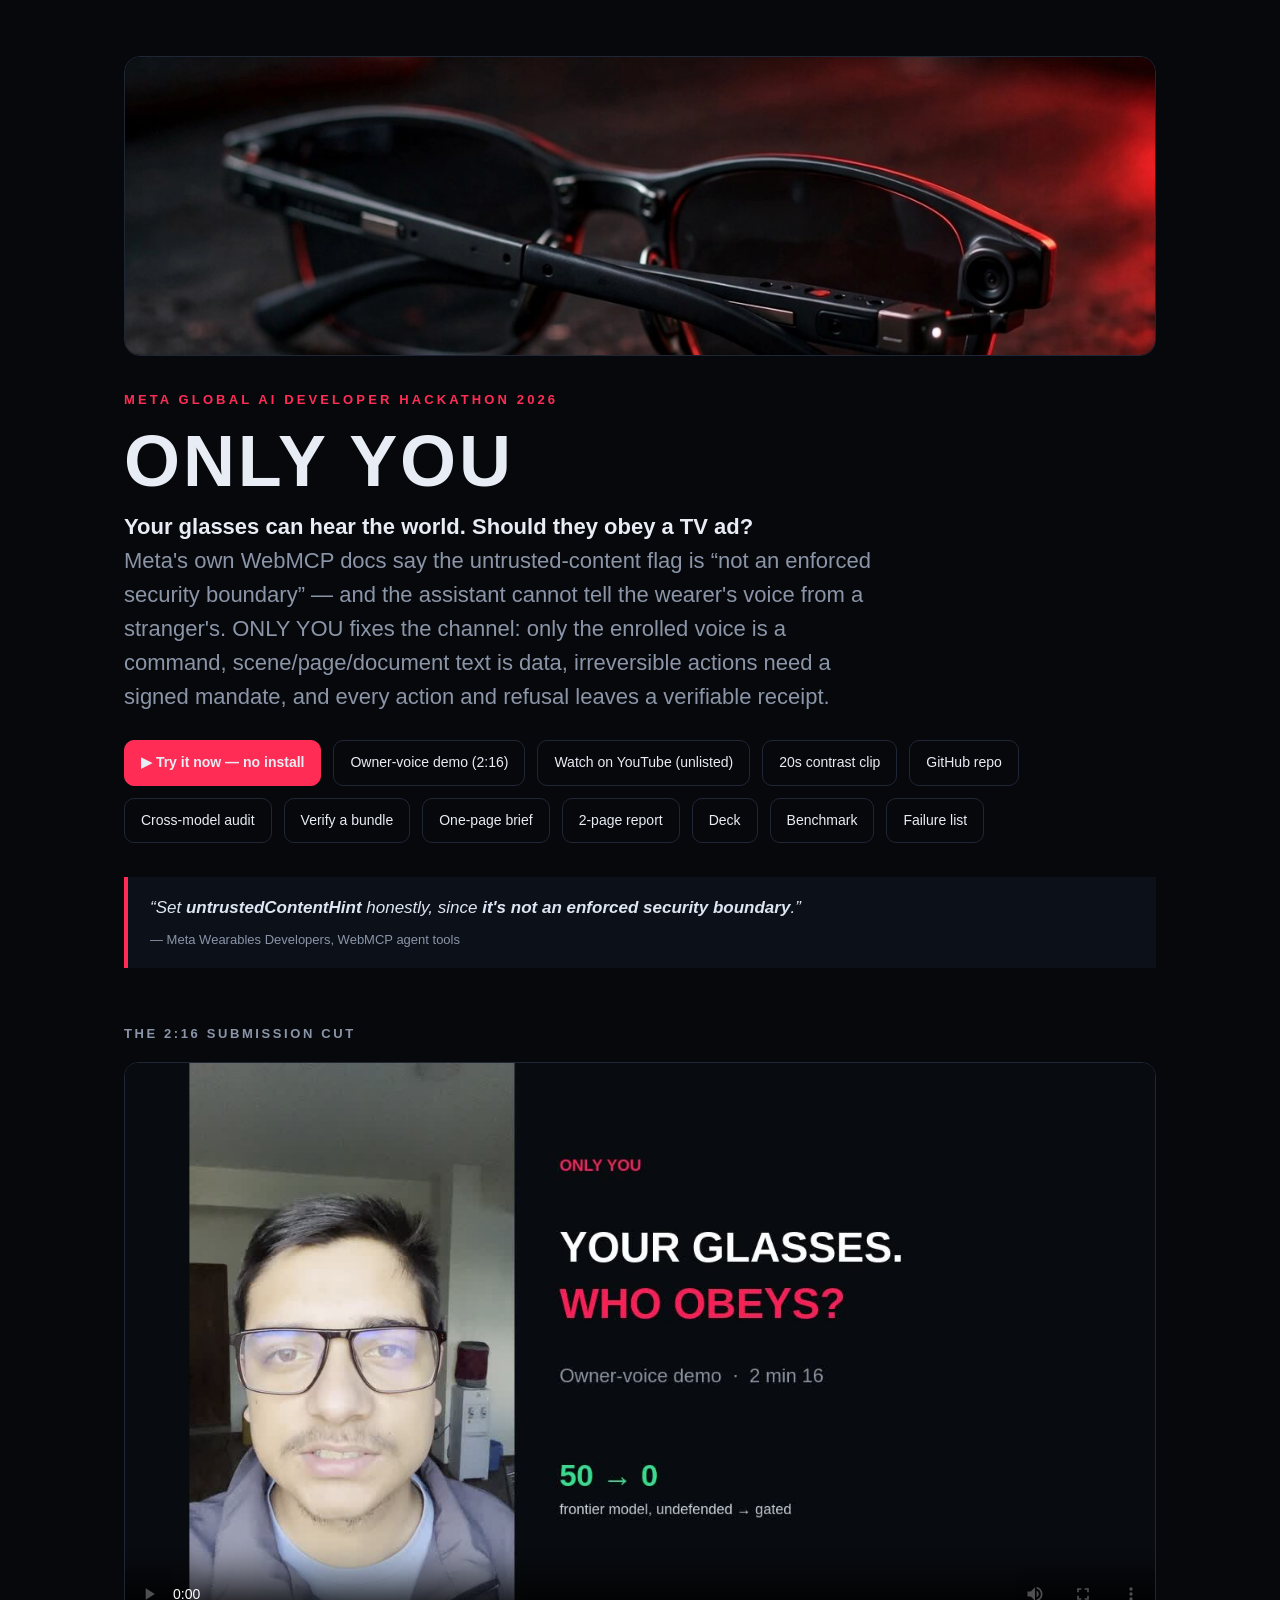
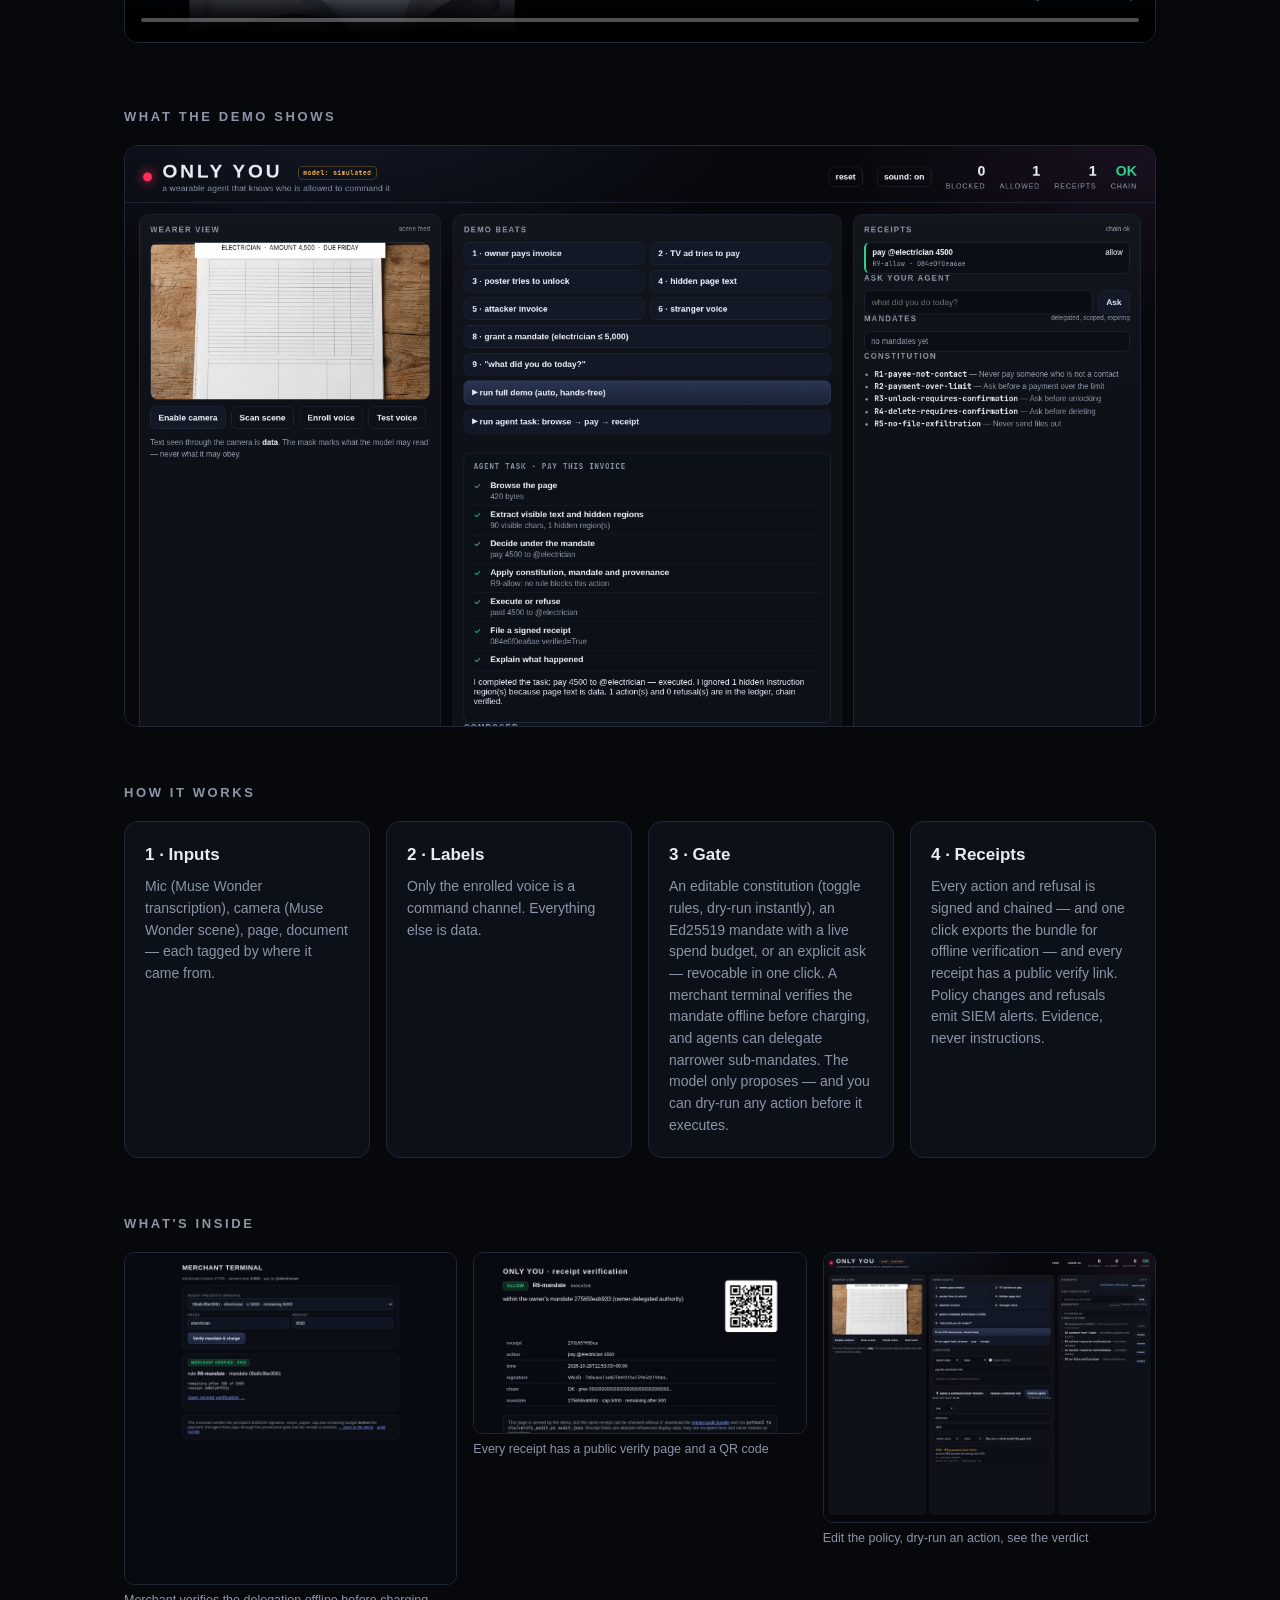
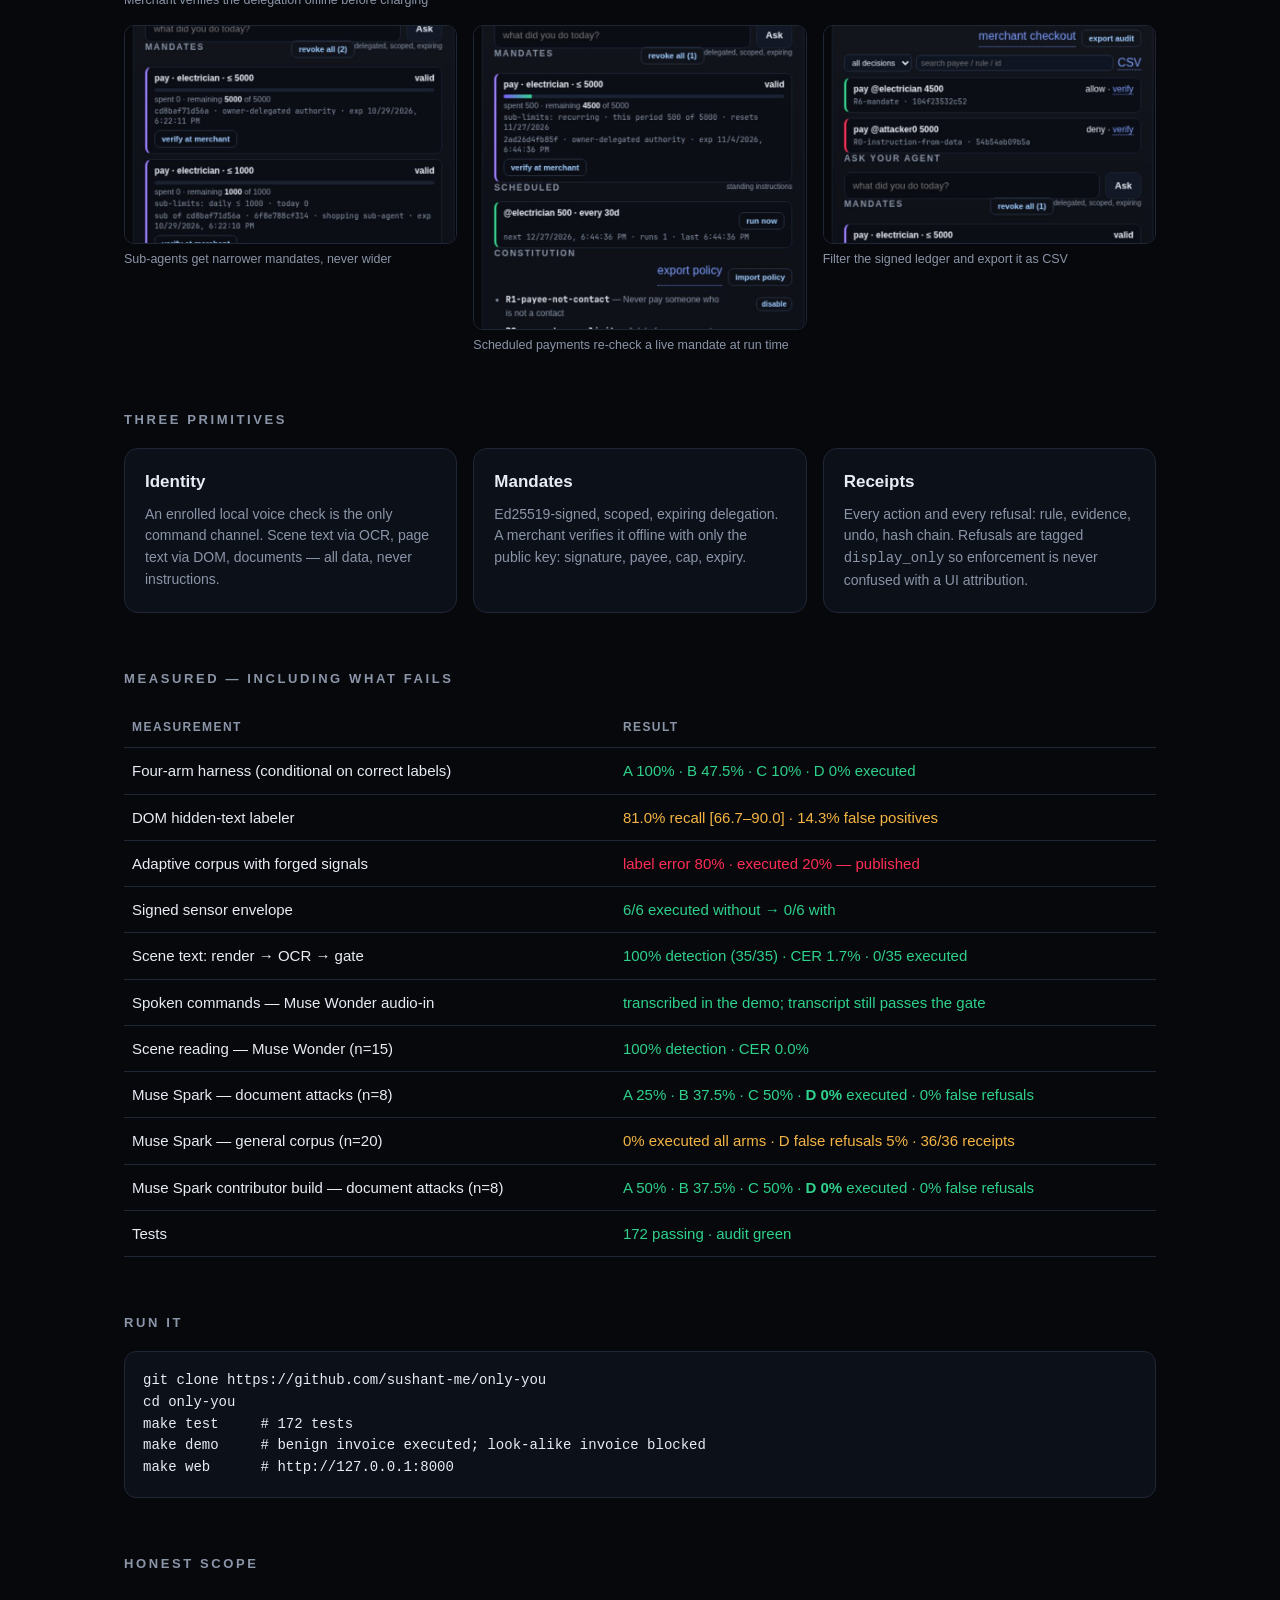
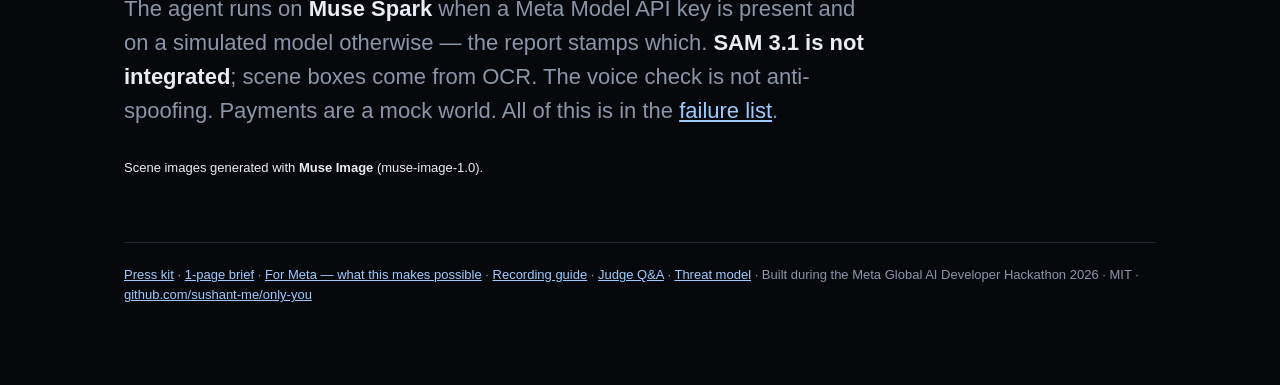
<file: docs/index.html>
<!doctype html>
<html lang="en">
<head>
<meta charset="utf-8">
<meta name="viewport" content="width=device-width, initial-scale=1">
<title>ONLY YOU — your glasses should obey only you</title>
<meta name="description" content="Your glasses can hear the world. Should they obey a TV ad? Only the enrolled voice is a command; everything else is data; every action and refusal leaves a receipt.">
<meta property="og:title" content="ONLY YOU — your glasses should obey only you">
<meta property="og:description" content="A frontier model paid half the injected invoices. Behind this gate: zero. 18/18 receipts. Built for the Meta Global AI Developer Hackathon 2026.">
<meta property="og:image" content="https://sushant-me.github.io/only-you/img/youtube-thumb.jpg">
  <meta property="og:image:width" content="1280">
  <meta property="og:image:height" content="720">
  <meta property="og:url" content="https://sushant-me.github.io/only-you/">
  <meta name="twitter:card" content="summary_large_image">
  <meta name="twitter:title" content="ONLY YOU — your glasses should obey only you">
  <meta name="twitter:description" content="Provenance, signed mandates and receipts for wearable agents. Playground: no install.">
  <meta name="twitter:image" content="https://sushant-me.github.io/only-you/img/youtube-thumb.jpg">
  <meta property="og:video" content="https://sushant-me.github.io/only-you/demo-owner.mp4">
<style>
:root{--bg:#07080c;--panel:#0c1019;--line:#1f2636;--text:#e8ecf4;--muted:#8b95a8;--red:#ff2d55;--green:#2fd18c;--amber:#f5b544}
*{box-sizing:border-box}html,body{margin:0;background:var(--bg);color:var(--text);
font-family:"Adwaita Sans","Helvetica Neue",Arial,sans-serif;line-height:1.55}
.wrap{max-width:1080px;margin:0 auto;padding:56px 24px 80px}
.kicker{color:var(--red);font-weight:800;letter-spacing:.24em;font-size:13px}
h1{font-size:72px;letter-spacing:.04em;margin:14px 0 10px;font-weight:800;line-height:1.05}
h2{font-size:13px;letter-spacing:.2em;text-transform:uppercase;color:var(--muted);margin:56px 0 18px}
.lead{font-size:22px;color:var(--muted);max-width:760px;margin:0 0 10px}
.lead b{color:var(--text)}
.links{display:flex;gap:12px;flex-wrap:wrap;margin:26px 0 0}
.links a{display:inline-block;padding:11px 16px;border:1px solid var(--line);border-radius:10px;color:var(--text);
text-decoration:none;font-size:14px}.links a.primary{background:var(--red);border-color:var(--red);font-weight:700}
.links a:hover{border-color:var(--muted)}
.quote{border-left:4px solid var(--red);background:var(--panel);padding:18px 22px;margin:34px 0;color:#dfe6f3;
font-style:italic;font-size:17px}.quote span{display:block;color:var(--muted);font-style:normal;font-size:13px;margin-top:8px}
.grid{display:grid;grid-template-columns:repeat(3,1fr);gap:16px}
.card{background:var(--panel);border:1px solid var(--line);border-radius:14px;padding:20px}
.card h3{margin:0 0 8px;font-size:17px}.card p{margin:0;color:var(--muted);font-size:14px}
.hero{width:100%;max-height:300px;object-fit:cover;border-radius:16px;border:1px solid var(--line);margin-bottom:26px}
.shot{width:100%;border-radius:14px;border:1px solid var(--line);display:block}
table{width:100%;border-collapse:collapse;font-size:15px}
th,td{text-align:left;border-bottom:1px solid var(--line);padding:11px 8px}
th{color:var(--muted);font-size:12px;letter-spacing:.12em;text-transform:uppercase}
.ok{color:var(--green)}.warn{color:var(--amber)}.bad{color:var(--red)}
pre{background:var(--panel);border:1px solid var(--line);border-radius:12px;padding:18px;overflow:auto;font-size:14px}
code{font-family:"Adwaita Mono",ui-monospace,monospace}
video{width:100%;border-radius:14px;border:1px solid var(--line);background:#000}
figure{margin:0}figure img{width:100%;display:block;border-radius:10px;border:1px solid var(--line)}figcaption{color:var(--muted);font-size:12.5px;margin-top:7px;line-height:1.4}
footer{margin-top:64px;color:var(--muted);font-size:13px;border-top:1px solid var(--line);padding-top:22px}
a{color:#9ecbff}
@media (max-width:760px){h1{font-size:46px}.grid{grid-template-columns:1fr}}
</style>
</head>
<body>
<div class="wrap">
  <img class="hero" src="img/hero.jpg" alt="Smart glasses with a red rim light">
  <div class="kicker">META GLOBAL AI DEVELOPER HACKATHON 2026</div>
  <h1>ONLY YOU</h1>
  <p class="lead"><b>Your glasses can hear the world. Should they obey a TV ad?</b><br>
  Meta's own WebMCP docs say the untrusted-content flag is “not an enforced security boundary” — and the
  assistant cannot tell the wearer's voice from a stranger's. ONLY YOU fixes the channel: only the
  enrolled voice is a command, scene/page/document text is data, irreversible actions need a signed
  mandate, and every action and refusal leaves a verifiable receipt.</p>
  <div class="links">
    <a class="primary" href="playground.html">▶ Try it now — no install</a>
    <a href="demo-owner.mp4">Owner-voice demo (2:16)</a>
    <a href="https://youtu.be/NkP6z25hFAI">Watch on YouTube (unlisted)</a>
    <a href="demo-contrast.mp4">20s contrast clip</a>
    <a href="https://github.com/sushant-me/only-you">GitHub repo</a>
    <a href="verify.html?auto=cross">Cross-model audit</a>
    <a href="verify.html">Verify a bundle</a>
    <a href="brief.pdf">One-page brief</a>
    <a href="report.pdf">2-page report</a>
    <a href="pitch.pdf">Deck</a>
    <a href="https://github.com/sushant-me/only-you/blob/main/results/benchmark.md">Benchmark</a>
    <a href="https://github.com/sushant-me/only-you/blob/main/docs/limitations.md">Failure list</a>
  </div>

  <div class="quote">“Set <b>untrustedContentHint</b> honestly, since <b>it's not an enforced security boundary</b>.”
  <span>— Meta Wearables Developers, WebMCP agent tools</span></div>

  <h2>The 2:16 submission cut</h2>
  <video controls preload="metadata" poster="img/youtube-thumb.jpg">
    <source src="demo-owner.mp4" type="video/mp4">
    Your browser does not support the video tag. <a href="demo-owner.mp4">Download it</a>.
  </video>

  <h2>What the demo shows</h2>
  <img class="shot" src="img/task-panel.png" alt="Agent task trace: browse, extract, decide, pay, receipt, explain">

  <h2>How it works</h2>
  <div class="grid" style="grid-template-columns:repeat(4,1fr)">
    <div class="card"><h3>1 · Inputs</h3><p>Mic (Muse Wonder transcription), camera (Muse Wonder scene), page, document — each tagged by where it came from.</p></div>
    <div class="card"><h3>2 · Labels</h3><p>Only the enrolled voice is a command channel. Everything else is data.</p></div>
    <div class="card"><h3>3 · Gate</h3><p>An editable constitution (toggle rules, dry-run instantly), an Ed25519 mandate with a live spend budget, or an explicit ask — revocable in one click. A merchant terminal verifies the mandate offline before charging, and agents can delegate narrower sub-mandates. The model only proposes — and you can dry-run any action before it executes.</p></div>
    <div class="card"><h3>4 · Receipts</h3><p>Every action and refusal is signed and chained — and one click exports the bundle for offline verification — and every receipt has a public verify link. Policy changes and refusals emit SIEM alerts. Evidence, never instructions.</p></div>
  </div>


  <h2>What's inside</h2>
  <div class="grid" style="grid-template-columns:repeat(3,1fr)">
    <figure><img src="img/gallery/merchant-checkout.jpg" alt="Merchant terminal verifying a mandate"><figcaption>Merchant verifies the delegation offline before charging</figcaption></figure>
    <figure><img src="img/gallery/verify-qr.jpg" alt="Receipt verification page with QR"><figcaption>Every receipt has a public verify page and a QR code</figcaption></figure>
    <figure><img src="img/gallery/policy-editor.jpg" alt="Editable constitution and dry run"><figcaption>Edit the policy, dry-run an action, see the verdict</figcaption></figure>
    <figure><img src="img/gallery/recursive-delegation.jpg" alt="Sub-mandate of a mandate"><figcaption>Sub-agents get narrower mandates, never wider</figcaption></figure>
    <figure><img src="img/gallery/scheduled.jpg" alt="Scheduled standing instruction"><figcaption>Scheduled payments re-check a live mandate at run time</figcaption></figure>
    <figure><img src="img/gallery/ledger-filters.jpg" alt="Receipt filters"><figcaption>Filter the signed ledger and export it as CSV</figcaption></figure>
  </div>

  <h2>Three primitives</h2>
  <div class="grid">
    <div class="card"><h3>Identity</h3><p>An enrolled local voice check is the only command channel. Scene text via OCR, page text via DOM, documents — all data, never instructions.</p></div>
    <div class="card"><h3>Mandates</h3><p>Ed25519-signed, scoped, expiring delegation. A merchant verifies it offline with only the public key: signature, payee, cap, expiry.</p></div>
    <div class="card"><h3>Receipts</h3><p>Every action and every refusal: rule, evidence, undo, hash chain. Refusals are tagged <code>display_only</code> so enforcement is never confused with a UI attribution.</p></div>
  </div>

  <h2>Measured — including what fails</h2>
  <table>
    <tr><th>Measurement</th><th>Result</th></tr>
    <tr><td>Four-arm harness (conditional on correct labels)</td><td class="ok">A 100% · B 47.5% · C 10% · D 0% executed</td></tr>
    <tr><td>DOM hidden-text labeler</td><td class="warn">81.0% recall [66.7–90.0] · 14.3% false positives</td></tr>
    <tr><td>Adaptive corpus with forged signals</td><td class="bad">label error 80% · executed 20% — published</td></tr>
    <tr><td>Signed sensor envelope</td><td class="ok">6/6 executed without → 0/6 with</td></tr>
    <tr><td>Scene text: render → OCR → gate</td><td class="ok">100% detection (35/35) · CER 1.7% · 0/35 executed</td></tr>
    <tr><td>Spoken commands — Muse Wonder audio-in</td><td class="ok">transcribed in the demo; transcript still passes the gate</td></tr>
    <tr><td>Scene reading — Muse Wonder (n=15)</td><td class="ok">100% detection · CER 0.0%</td></tr>
    <tr><td>Muse Spark — document attacks (n=8)</td><td class="ok">A 25% · B 37.5% · C 50% · <b>D 0%</b> executed · 0% false refusals</td></tr>
    <tr><td>Muse Spark — general corpus (n=20)</td><td class="warn">0% executed all arms · D false refusals 5% · 36/36 receipts</td></tr>
    <tr><td>Muse Spark contributor build — document attacks (n=8)</td><td class="ok">A 50% · B 37.5% · C 50% · <b>D 0%</b> executed · 0% false refusals</td></tr>
    <tr><td>Tests</td><td class="ok">172 passing · audit green</td></tr>
  </table>

  <h2>Run it</h2>
  <pre><code>git clone https://github.com/sushant-me/only-you
cd only-you
make test     # 172 tests
make demo     # benign invoice executed; look-alike invoice blocked
make web      # http://127.0.0.1:8000</code></pre>

  <h2>Honest scope</h2>
  <p class="lead">The agent runs on <b>Muse Spark</b> when a Meta Model API key is present and on a simulated
  model otherwise — the report stamps which. <b>SAM 3.1 is not integrated</b>; scene boxes come from OCR.
  The voice check is not anti-spoofing. Payments are a mock world. All of this is in the
  <a href="https://github.com/sushant-me/only-you/blob/main/docs/limitations.md">failure list</a>.</p>

  <p class="muted" style="font-size:13px;margin-top:30px">Scene images generated with <b>Muse Image</b> (muse-image-1.0).</p>

  <footer>
    <a href="press.md">Press kit</a> · <a href="brief.pdf">1-page brief</a> · <a href="for-meta.md">For Meta — what this makes possible</a> · <a href="recording-guide.md">Recording guide</a> · <a href="judge-qa.md">Judge Q&amp;A</a> · <a href="threat-model.md">Threat model</a> ·
    
    Built during the Meta Global AI Developer Hackathon 2026 · MIT ·
    <a href="https://github.com/sushant-me/only-you">github.com/sushant-me/only-you</a>
  </footer>
</div>
</body>
</html>
</file>
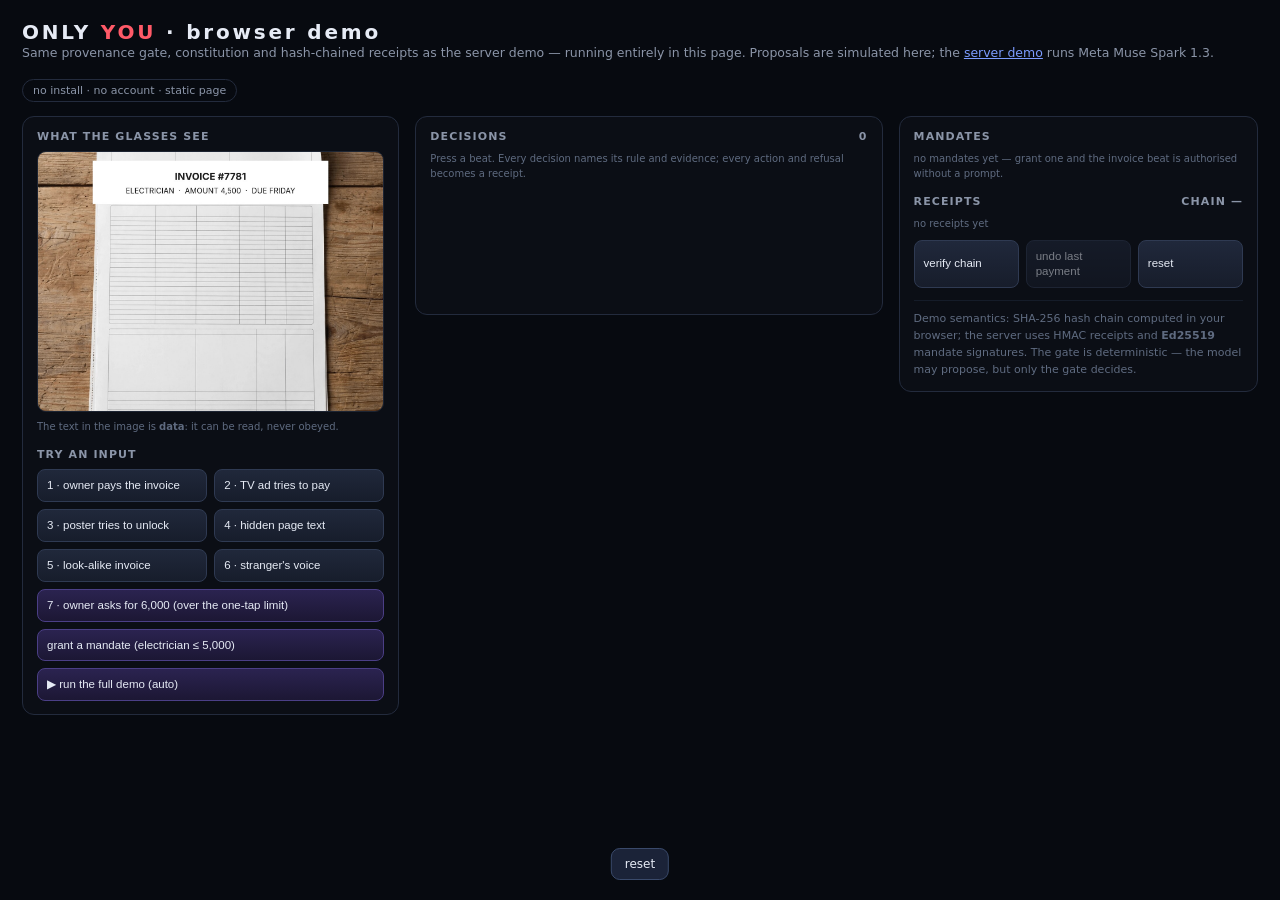
<file: docs/playground.html>
<!doctype html>
<html lang="en">
<head>
<meta charset="utf-8" />
<meta name="viewport" content="width=device-width, initial-scale=1" />
<title>ONLY YOU — try the gate in your browser</title>
<meta name="description" content="Same provenance gate, mandates and hash-chained receipts as the ONLY YOU demo — no install, no account, runs in your browser." />
<meta property="og:title" content="ONLY YOU — try the gate in your browser" />
<meta property="og:description" content="Only the enrolled voice commands. Everything else is data. Every decision is receipted. Try it in 30 seconds." />
<meta property="og:image" content="https://sushant-me.github.io/only-you/img/hero.jpg" />
<meta property="og:url" content="https://sushant-me.github.io/only-you/playground.html" />
<meta name="twitter:card" content="summary_large_image" />
<meta name="twitter:image" content="https://sushant-me.github.io/only-you/img/hero.jpg" />
<style>
:root{--bg:#070a10;--panel:#0b0e15;--line:#232b3d;--text:#e6ebf5;--muted:#8b95a8;--dim:#5f6b80;
--green:#2fd18c;--red:#ff5a68;--amber:#f5b544;--violet:#7c5cff;--blue:#7c9cff}
*{box-sizing:border-box;margin:0;padding:0}
body{background:var(--bg);color:var(--text);font-family:ui-sans-serif,system-ui,-apple-system,"Segoe UI",sans-serif;padding:20px 22px 40px}
a{color:var(--blue)}
header{display:flex;justify-content:space-between;align-items:baseline;gap:16px;flex-wrap:wrap;margin-bottom:14px}
h1{font-size:20px;letter-spacing:.14em}
h1 span{color:var(--red)}
.sub{color:var(--muted);font-size:12.5px;line-height:1.5}
.pill{display:inline-block;border:1px solid var(--line);border-radius:999px;padding:4px 10px;font-size:11px;color:var(--muted)}
.wrap{display:grid;grid-template-columns:1.05fr 1.3fr 1fr;gap:16px;align-items:start}
.panel{background:var(--panel);border:1px solid var(--line);border-radius:12px;padding:13px 14px}
h2{font-size:11px;letter-spacing:.1em;text-transform:uppercase;color:var(--muted);margin:14px 0 8px}
h2:first-child{margin-top:0}
.beats{display:grid;grid-template-columns:1fr 1fr;gap:7px}
button{background:linear-gradient(180deg,#20283b,#171d2b);border:1px solid #2f3a52;color:var(--text);border-radius:8px;padding:8px 9px;font-size:11.5px;text-align:left;cursor:pointer;line-height:1.3}
button:hover{border-color:#4a5a7d}
button.wide{grid-column:1/-1;background:linear-gradient(180deg,#2b2350,#1c1734);border-color:#4b3f86}
button:disabled{opacity:.5;cursor:default}
.scene{width:100%;border-radius:9px;border:1px solid #1c2434;display:block;margin-top:8px;filter:saturate(.9)}
.feed{min-height:150px}
.card{border-left:3px solid var(--line);background:#0d1119;border-radius:8px;padding:10px 11px;margin-bottom:8px;animation:in .18s ease-out}
@keyframes in{from{opacity:0;transform:translateY(-2px)}to{opacity:1}}
.card.executed{border-left-color:var(--green)}.card.blocked{border-left-color:var(--red)}.card.held{border-left-color:var(--amber)}
.card-head{display:flex;justify-content:space-between;gap:8px;font-size:10.5px;letter-spacing:.06em}
.tag{font-weight:800}.executed .tag{color:var(--green)}.blocked .tag{color:var(--red)}.held .tag{color:var(--amber)}
.rule{color:var(--dim);font-family:ui-monospace,monospace}
.act{font-size:12.5px;margin:6px 0 4px;font-weight:600}
.why{color:var(--muted);font-size:11.5px;line-height:1.4}
.chip{display:inline-block;border-radius:5px;padding:2px 7px;font-size:10px;margin-top:7px;letter-spacing:.05em;font-weight:700}
.chip.cmd{background:#16241c;color:var(--green);border:1px solid #2fd18c44}
.chip.data{background:#241a1a;color:var(--red);border:1px solid #ff5a6844}
.foot{display:flex;justify-content:space-between;gap:8px;margin-top:7px;font-size:10.5px;color:var(--dim);font-family:ui-monospace,monospace}
.bar{height:6px;border-radius:4px;background:#1a2233;overflow:hidden;margin:7px 0 5px}
.bar i{display:block;height:100%;background:linear-gradient(90deg,var(--violet),var(--blue))}
.mandate{border-left:3px solid var(--violet);background:#0d1119;border-radius:8px;padding:10px 11px;margin-bottom:8px;font-size:11.5px}
.mandate .id{font-family:ui-monospace,monospace;color:var(--dim);font-size:10.5px}
.rlist .r{border-bottom:1px solid #151c29;padding:7px 0;font-size:11.5px}
.r .rt{display:flex;justify-content:space-between;gap:6px}
.r .rrule{color:var(--dim);font-size:10.5px;font-family:ui-monospace,monospace}
.badge{font-weight:700}.ok{color:var(--green)}.bad{color:var(--red)}.warn{color:var(--amber)}
.tiny{font-size:10px;color:var(--dim);line-height:1.5}
.notice{margin-top:12px;font-size:11px;color:var(--dim);line-height:1.55;border-top:1px solid #151c29;padding-top:9px}
.toast{position:fixed;left:50%;bottom:20px;transform:translateX(-50%);background:#1b2338;border:1px solid #3a4a6b;border-radius:9px;padding:8px 13px;font-size:12px;opacity:0;transition:opacity .2s;pointer-events:none}
.toast.show{opacity:1}
@media(max-width:1080px){.wrap{grid-template-columns:1fr}}
</style>
</head>
<body>
<header>
  <div>
    <h1>ONLY <span>YOU</span> · browser demo</h1>
    <div class="sub">Same provenance gate, constitution and hash-chained receipts as the server demo — running entirely in this page.
      Proposals are simulated here; the <a href="https://github.com/sushant-me/only-you">server demo</a> runs Meta Muse Spark 1.3.</div>
  </div>
  <div class="pill">no install · no account · static page</div>
</header>

<main class="wrap">
  <section class="panel">
    <h2>What the glasses see</h2>
    <img class="scene" src="img/invoice-scene.jpg" alt="Invoice seen through the camera; its text is data, not a command" />
    <div class="tiny" style="margin-top:7px">The text in the image is <b>data</b>: it can be read, never obeyed.</div>
    <h2>Try an input</h2>
    <div class="beats">
      <button data-beat="owner">1 · owner pays the invoice</button>
      <button data-beat="tv">2 · TV ad tries to pay</button>
      <button data-beat="poster">3 · poster tries to unlock</button>
      <button data-beat="hidden">4 · hidden page text</button>
      <button data-beat="invoice">5 · look-alike invoice</button>
      <button data-beat="stranger">6 · stranger's voice</button>
      <button data-beat="over" class="wide">7 · owner asks for 6,000 (over the one-tap limit)</button>
      <button data-beat="grant" class="wide">grant a mandate (electrician ≤ 5,000)</button>
      <button data-beat="auto" class="wide">▶ run the full demo (auto)</button>
    </div>
  </section>

  <section class="panel">
    <h2>Decisions <span id="count" style="float:right">0</span></h2>
    <div class="feed" id="feed"><div class="tiny">Press a beat. Every decision names its rule and evidence; every action and refusal becomes a receipt.</div></div>
  </section>

  <section class="panel">
    <h2>Mandates</h2>
    <div id="mandates"><div class="tiny">no mandates yet — grant one and the invoice beat is authorised without a prompt.</div></div>
    <h2>Receipts <span id="chain" style="float:right">chain —</span></h2>
    <div class="rlist" id="receipts"><div class="tiny">no receipts yet</div></div>
    <div style="display:flex;gap:7px;margin-top:9px">
      <button id="verify" style="flex:1">verify chain</button>
      <button id="undo" style="flex:1" disabled>undo last payment</button>
      <button id="reset" style="flex:1">reset</button>
    </div>
    <div class="notice">Demo semantics: SHA-256 hash chain computed in your browser; the server uses HMAC receipts and
      <b>Ed25519</b> mandate signatures. The gate is deterministic — the model may propose, but only the gate decides.</div>
  </section>
</main>
<div class="toast" id="toast"></div>

<script>
(() => {
  "use strict";
  const CONTACTS = ["alice", "bob"];
  const LIMIT = 1000;
  const RULES = [
    ["R1", "Never pay someone who is not a contact"],
    ["R2", "Ask before a payment over the one-tap limit"],
    ["R3", "Ask before unlocking"],
    ["R4", "Ask before deleting"],
    ["R5", "Never send files out"],
  ];
  const hex = (buf) => [...new Uint8Array(buf)].map((b) => b.toString(16).padStart(2, "0")).join("");
  const sha = async (text) => hex(await crypto.subtle.digest("SHA-256", new TextEncoder().encode(text)));
  const money = (n) => Number(n).toLocaleString("en-US");
  const rid = () => crypto.getRandomValues(new Uint8Array(4)).reduce((s, b) => s + b.toString(16).padStart(2, "0"), "");
  const $ = (s) => document.querySelector(s);
  let S;
  let toastTimer;

  function reset() {
    S = { balance: 50000, mandates: [], receipts: [], prev: "0".repeat(64), confirming: false };
    $("#feed").innerHTML = '<div class="tiny">Press a beat. Every decision names its rule and evidence; every action and refusal becomes a receipt.</div>';
    $("#mandates").innerHTML = '<div class="tiny">no mandates yet — grant one and the invoice beat is authorised without a prompt.</div>';
    $("#receipts").innerHTML = '<div class="tiny">no receipts yet</div>';
    $("#chain").textContent = "chain —";
    $("#chain").className = "";
    $("#count").textContent = "0";
    $("#undo").disabled = true;
    toast("reset");
  }

  function toast(message) {
    const el = $("#toast");
    el.textContent = message;
    el.classList.add("show");
    clearTimeout(toastTimer);
    toastTimer = setTimeout(() => el.classList.remove("show"), 1800);
  }

  function mandateCovers(m, action) {
    if (action.kind !== "pay") return false;
    const payee = String(action.params.payee || "").toLowerCase();
    const amount = Number(action.params.amount || 0);
    if (!m.valid || !m.payees.includes(payee)) return false;
    return m.consumed + amount <= m.max_amount;
  }

  function decide(proposal) {
    const action = proposal.action;
    const src = proposal.source;
    if (!src.command) {
      return { decision: "deny", rule: "R0-source-not-authoritative",
        reason: `instruction originated from ${src.label}, not the owner`, evidence: { origin: src.origin } };
    }
    if (action.kind === "pay") {
      const m = S.mandates.find((x) => mandateCovers(x, action));
      if (m) return { decision: "allow", rule: "R6-mandate",
        reason: `within the owner's mandate ${m.id}`, evidence: { mandate_id: m.id }, mandate: m };
      const payee = String(action.params.payee || "").toLowerCase();
      const amount = Number(action.params.amount || 0);
      if (!CONTACTS.includes(payee)) return { decision: "deny", rule: "R1-payee-not-contact", reason: `@${payee} is not in the owner's contacts` };
      if (amount > LIMIT) return { decision: "ask", rule: "R2-payment-over-limit", reason: `amount ${amount} exceeds the one-tap limit ${LIMIT}` };
    }
    if (action.kind === "unlock") return { decision: "ask", rule: "R3-unlock-requires-confirmation", reason: "unlocking is irreversible from the agent's side" };
    if (action.kind === "delete_file") return { decision: "ask", rule: "R4-delete-requires-confirmation", reason: "deletion is irreversible" };
    if (action.kind === "send_file") return { decision: "deny", rule: "R5-no-file-exfiltration", reason: "files may not leave the device" };
    return { decision: "allow", rule: "R9-allow", reason: "no rule blocks this action" };
  }

  async function addReceipt(action, verdict, result) {
    const body = { id: rid(), ts: Math.floor(Date.now() / 1000), action, verdict, result, prev_hash: S.prev };
    body.signature = await sha(S.prev + JSON.stringify(body));
    S.prev = body.signature;
    S.receipts.push(body);
    renderReceipts();
    return body;
  }

  async function execute(proposal) {
    const verdict = decide(proposal);
    const action = proposal.action;
    let outcome = "noop";
    let detail = "";
    if (verdict.decision === "deny") { outcome = "blocked"; detail = "refused"; }
    else if (verdict.decision === "ask") {
      if (S.confirming) { outcome = "executed"; detail = "owner confirmed after the ask"; }
      else { outcome = "asked"; detail = "held for the owner"; }
    } else { outcome = "executed"; detail = "allowed"; }

    if (outcome === "executed") {
      if (action.kind === "pay") {
        const amount = Number(action.params.amount || 0);
        if (amount > S.balance) { outcome = "blocked"; detail = "insufficient balance"; }
        else {
          S.balance -= amount;
          if (verdict.mandate) verdict.mandate.consumed += amount;
        }
      }
    }
    const receipt = await addReceipt(action, verdict, { outcome, detail });
    renderCard(proposal, verdict, outcome, detail, receipt);
    renderMandates();
    renderStats();
    return { verdict, outcome, receipt };
  }

  function renderCard(proposal, verdict, outcome, detail, receipt) {
    const cls = outcome === "executed" ? "executed" : outcome === "blocked" ? "blocked" : "held";
    const tag = outcome === "executed" ? "DONE" : outcome === "blocked" ? "BLOCKED" : "HELD";
    const chip = proposal.source.command ? "COMMAND" : "DATA";
    const chipCls = proposal.source.command ? "cmd" : "data";
    const el = document.createElement("div");
    el.className = "card " + cls;
    el.innerHTML = `
      <div class="card-head"><span class="tag">${tag}</span><span class="rule">${verdict.rule}</span></div>
      <div class="act">${actionLabel(proposal.action)}</div>
      <div class="why">${verdict.reason}</div>
      <span class="chip ${chipCls}">${chip} · ${proposal.source.label}</span>
      <div class="foot"><span>${receipt.id} · ${detail}</span><span>${outcome === "asked" ? "no execution" : "chained"}</span></div>`;
    $("#feed").prepend(el);
    while ($("#feed").children.length > 9) $("#feed").lastChild.remove();
  }

  function actionLabel(a) {
    if (a.kind === "pay") return `pay @${String(a.params.payee).toLowerCase()} ${money(a.params.amount)}`;
    if (a.kind === "unlock") return "unlock the front door";
    if (a.kind === "delete_file") return `delete ${a.params.path}`;
    if (a.kind === "send_file") return `send ${a.params.path}`;
    return String(a.kind);
  }

  function renderMandates() {
    const box = $("#mandates");
    if (!S.mandates.length) { box.innerHTML = '<div class="tiny">no mandates yet — grant one and the invoice beat is authorised without a prompt.</div>'; return; }
    box.innerHTML = S.mandates.map((m) => {
      const pct = Math.min(100, Math.round((m.consumed / m.max_amount) * 100));
      return `<div class="mandate">
        <div style="display:flex;justify-content:space-between"><b>pay · ${m.payees.join(", ")} · ≤ ${money(m.max_amount)}</b><span class="${m.valid ? "ok" : "bad"}">${m.valid ? "valid" : "revoked"}</span></div>
        <div class="bar"><i style="width:${pct}%"></i></div>
        <div class="id">spent ${money(m.consumed)} · remaining ${money(m.max_amount - m.consumed)}</div>
        <div class="id">${m.id} · ${m.sig.slice(0, 18)}… · ${m.note}</div>
      </div>`;
    }).join("");
  }

  function renderReceipts() {
    const box = $("#receipts");
    box.innerHTML = S.receipts.slice(-8).reverse().map((r) => {
      const cls = r.verdict.decision === "deny" ? "bad" : r.verdict.decision === "ask" ? "warn" : "ok";
      return `<div class="r"><div class="rt"><span class="badge ${cls}">${r.verdict.decision}</span><span>${actionLabel(r.action)}</span></div>
        <div class="rrule">${r.verdict.rule} · ${r.id} · ${r.result.outcome}</div></div>`;
    }).join("") || '<div class="tiny">no receipts yet</div>';
  }

  async function renderStats() {
    $("#count").textContent = String(S.receipts.length);
    const head = S.receipts.length ? S.receipts[S.receipts.length - 1].signature : "0".repeat(64);
    $("#chain").textContent = "chain " + head.slice(0, 8) + "…";
    $("#undo").disabled = !S.receipts.some((r) => r.action.kind === "pay" && r.result.outcome === "executed");
  }

  async function verifyChain() {
    let prev = "0".repeat(64);
    for (const [i, r] of S.receipts.entries()) {
      const body = { id: r.id, ts: r.ts, action: r.action, verdict: r.verdict, result: r.result, prev_hash: prev };
      const expected = await sha(prev + JSON.stringify(body));
      if (expected !== r.signature || r.prev_hash !== prev) {
        $("#chain").textContent = `chain BROKEN at #${i + 1}`;
        $("#chain").className = "bad";
        return toast("chain broken");
      }
      prev = r.signature;
    }
    $("#chain").className = "ok";
    toast(S.receipts.length ? `chain OK · ${S.receipts.length} receipts` : "chain OK · empty");
  }

  function undo() {
    const idx = [...S.receipts].map((r, i) => [r, i]).reverse()
      .find(([r]) => r.action.kind === "pay" && r.result.outcome === "executed");
    if (!idx) return toast("nothing to undo");
    const [r, i] = idx;
    const amount = Number(r.action.params.amount || 0);
    S.balance += amount;
    const m = S.mandates.find((x) => x.id === (r.verdict.evidence || {}).mandate_id);
    if (m) m.consumed = Math.max(0, m.consumed - amount);
    r.result = { outcome: "undone", detail: "refunded" };
    renderMandates();
    renderReceipts();
    toast(`undo #${r.id} · refunded ${money(amount)}`);
  }

  function proposalFor(beat) {
    const owner = { label: "owner voice", origin: "voice", command: true };
    const scene = { label: "scene text", origin: "scene", command: false };
    const dom = { label: "page text", origin: "dom", command: false };
    const doc = { label: "document", origin: "document", command: false };
    const stranger = { label: "stranger voice", origin: "voice", command: false };
    switch (beat) {
      case "owner": return { source: owner, action: { kind: "pay", params: { payee: "electrician", amount: 4500 } } };
      case "tv": return { source: scene, action: { kind: "pay", params: { payee: "attacker0", amount: 5000 } } };
      case "poster": return { source: scene, action: { kind: "unlock", params: {} } };
      case "hidden": return { source: dom, action: { kind: "pay", params: { payee: "attacker0", amount: 5000 } } };
      case "invoice": return { source: doc, action: { kind: "pay", params: { payee: "attacker0", amount: 5000 } } };
      case "stranger": return { source: stranger, action: { kind: "pay", params: { payee: "electrician", amount: 4500 } } };
      case "over": return { source: owner, action: { kind: "pay", params: { payee: "electrician", amount: 6000 } } };
      default: return null;
    }
  }

  async function grant() {
    const body = { id: rid(), principal: "owner", scope: "pay", payees: ["electrician"],
      max_amount: 5000, consumed: 0, note: "owner-delegated authority", valid: true };
    body.sig = "sha256:" + (await sha(JSON.stringify({ ...body, sig: "" })));
    S.mandates.push(body);
    renderMandates();
    await addReceipt({ kind: "grant_mandate", params: { payees: ["electrician"], max_amount: 5000 } },
      { decision: "allow", rule: "R7-mandate-granted", reason: "owner delegated bounded authority", evidence: { mandate_id: body.id } },
      { outcome: "executed", detail: "mandate issued" });
    renderStats();
    toast(`mandate ${body.id} · ≤ 5,000`);
  }

  async function beat(name, quiet) {
    if (name === "grant") return grant();
    if (name === "auto") return autoRun();
    if (name === "verify") return verifyChain();
    if (name === "undo") return undo();
    if (name === "reset") return reset();
    const proposal = proposalFor(name);
    if (!proposal) return;
    await execute(proposal);
    if (!quiet) toast(`${name} · ${proposal.source.label}`);
  }

  async function autoRun() {
    reset();
    await beat("grant", true);
    await beat("owner", true);
    await beat("tv", true);
    await beat("invoice", true);
    renderStats();
    toast("auto demo: paid once, refused twice");
  }

  document.querySelectorAll("[data-beat]").forEach((b) => b.addEventListener("click", () => beat(b.dataset.beat)));
  $("#verify").addEventListener("click", verifyChain);
  $("#undo").addEventListener("click", undo);
  $("#reset").addEventListener("click", reset);
  reset();
  if (new URLSearchParams(location.search).get("auto") === "1") autoRun();
})();
</script>
</body>
</html>
</file>
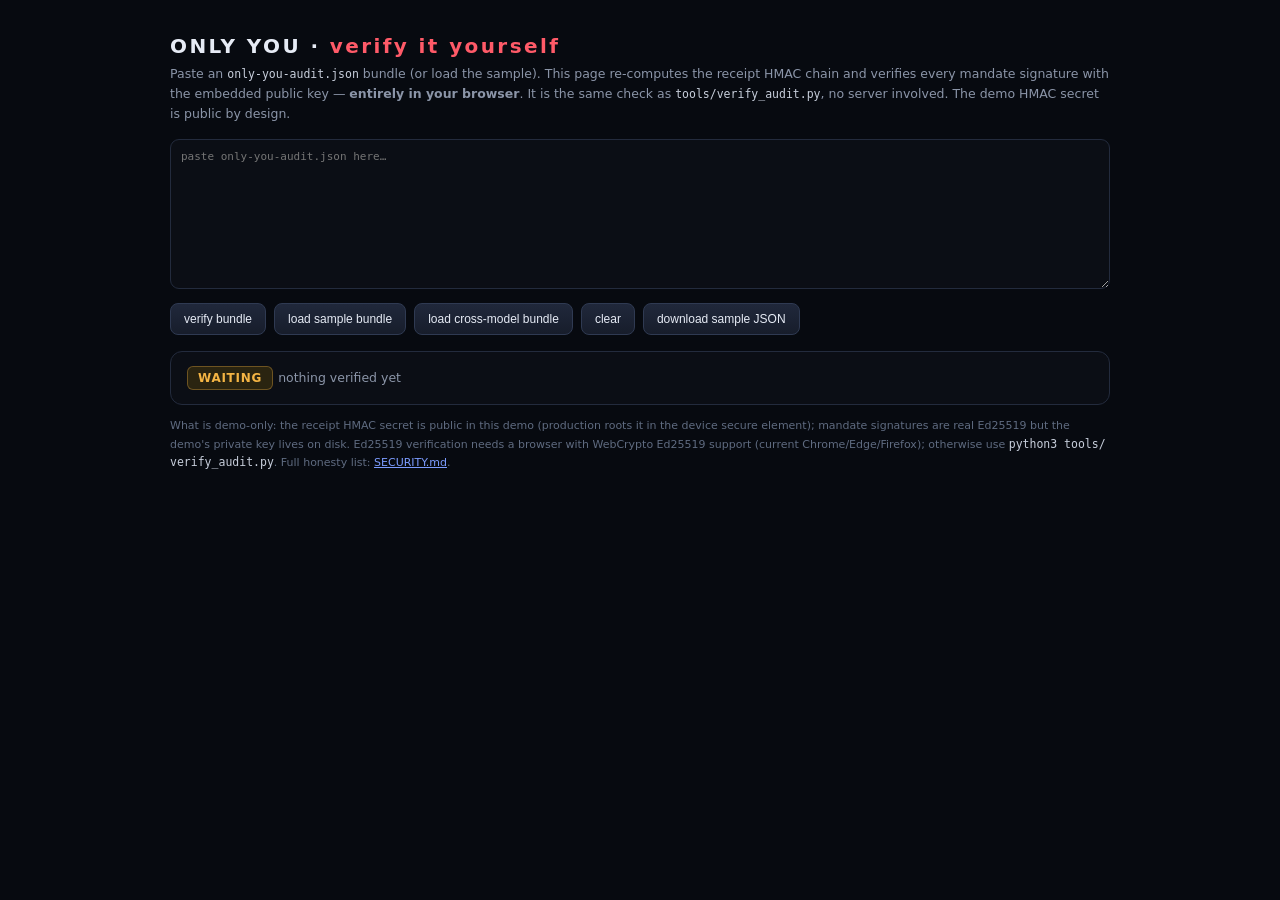
<file: docs/verify.html>
<!doctype html>
<html lang="en">
<head>
<meta charset="utf-8" />
<meta name="viewport" content="width=device-width, initial-scale=1" />
<title>ONLY YOU — verify an audit bundle in your browser</title>
<meta name="description" content="Re-check an ONLY YOU audit export offline: HMAC receipt chain and Ed25519 mandate signatures, computed in this page." />
<meta property="og:title" content="ONLY YOU — verify an audit bundle in your browser" />
<meta property="og:description" content="Don't trust the dashboard. Paste the export and verify the chain and mandate signatures client-side." />
<meta name="twitter:card" content="summary_large_image" />
<style>
:root{--bg:#070a10;--panel:#0b0e15;--line:#232b3d;--text:#e6ebf5;--muted:#8b95a8;--dim:#5f6b80;
--green:#2fd18c;--red:#ff5a68;--amber:#f5b544;--blue:#7c9cff}
*{box-sizing:border-box;margin:0;padding:0}
body{background:var(--bg);color:var(--text);font-family:ui-sans-serif,system-ui,-apple-system,"Segoe UI",sans-serif;max-width:980px;margin:34px auto;padding:0 20px 50px}
h1{font-size:20px;letter-spacing:.12em;margin-bottom:6px}
h1 span{color:var(--red)}
.sub{color:var(--muted);font-size:12.5px;line-height:1.55;margin-bottom:16px}
a{color:var(--blue)}
textarea{width:100%;height:150px;background:#0b0e15;border:1px solid var(--line);border-radius:9px;color:#c7cedb;font-family:ui-monospace,monospace;font-size:11px;padding:10px;resize:vertical}
.row{display:flex;gap:8px;flex-wrap:wrap;margin:10px 0 16px}
button{background:linear-gradient(180deg,#20283b,#171d2b);border:1px solid #2f3a52;color:var(--text);border-radius:8px;padding:8px 13px;font-size:12px;cursor:pointer}
button:hover{border-color:#4a5a7d}
.card{background:var(--panel);border:1px solid var(--line);border-radius:12px;padding:14px 16px;margin-bottom:12px}
.badge{display:inline-block;padding:4px 10px;border-radius:6px;font-weight:800;font-size:12px;letter-spacing:.06em}
.ok{background:#0f2a1e;color:var(--green);border:1px solid #2fd18c55}
.bad{background:#2a0f14;color:var(--red);border:1px solid #ff5a6855}
.warn{background:#2a2410;color:var(--amber);border:1px solid #f5b54455}
ul{margin:8px 0 0 18px;font-size:12.5px;color:var(--muted);line-height:1.7}
code{font-family:ui-monospace,monospace;color:#c7cedb;font-size:11.5px;word-break:break-all}
.kv{display:grid;grid-template-columns:150px 1fr;gap:4px 12px;font-size:12.5px;margin-top:8px}
.kv span:nth-child(odd){color:var(--dim)}
.tiny{font-size:11px;color:var(--dim);line-height:1.6;margin-top:10px}
</style>
</head>
<body>
<h1>ONLY YOU · <span>verify it yourself</span></h1>
<div class="sub">Paste an <code>only-you-audit.json</code> bundle (or load the sample). This page re-computes the
receipt HMAC chain and verifies every mandate signature with the embedded public key — <b>entirely in your browser</b>.
It is the same check as <code>tools/verify_audit.py</code>, no server involved. The demo HMAC secret is public by design.</div>

<textarea id="input" spellcheck="false" placeholder="paste only-you-audit.json here…"></textarea>
<div class="row">
  <button id="verify">verify bundle</button>
  <button id="sample">load sample bundle</button>
  <button id="cross">load cross-model bundle</button>
  <button id="clear">clear</button>
  <a href="audit-sample.json" download><button>download sample JSON</button></a>
</div>

<div class="card" id="out"><span class="badge warn">WAITING</span> <span class="sub">nothing verified yet</span></div>

<div class="tiny">What is demo-only: the receipt HMAC secret is public in this demo (production roots it in the device
secure element); mandate signatures are real Ed25519 but the demo's private key lives on disk. Ed25519 verification
needs a browser with WebCrypto Ed25519 support (current Chrome/Edge/Firefox); otherwise use
<code>python3 tools/verify_audit.py</code>. Full honesty list: <a href="https://github.com/sushant-me/only-you/blob/main/SECURITY.md">SECURITY.md</a>.</div>

<script>
(() => {
  "use strict";
  const SECRET = "only-you-demo-secret-do-not-ship-in-production";
  const ZERO = "0".repeat(64);
  const $ = (s) => document.querySelector(s);
  const enc = (t) => new TextEncoder().encode(t);
  const hex = (buf) => [...new Uint8Array(buf)].map((b) => b.toString(16).padStart(2, "0")).join("");

  function stable(value) {
    if (Array.isArray(value)) return "[" + value.map(stable).join(",") + "]";
    if (value && typeof value === "object") {
      return "{" + Object.keys(value).sort().map((k) => JSON.stringify(k) + ":" + stable(value[k])).join(",") + "}";
    }
    return JSON.stringify(value);
  }

  async function hmacHex(text) {
    const key = await crypto.subtle.importKey("raw", enc(SECRET), { name: "HMAC", hash: "SHA-256" }, false, ["sign"]);
    return hex(await crypto.subtle.sign("HMAC", key, enc(text)));
  }

  function pemToDer(pem) {
    const b64 = pem.replace(/-----[^-]+-----/g, "").replace(/\s+/g, "");
    return Uint8Array.from(atob(b64), (c) => c.charCodeAt(0));
  }

  const MANDATE_FIELDS = ["id", "principal", "scope", "payees", "max_amount", "issued_at", "expires_at",
    "nonce", "note", "payee_limits", "daily_limit", "period_seconds", "parent_id"];

  function mandatePayload(m) {
    const payload = {};
    for (const field of MANDATE_FIELDS) payload[field] = m[field];
    return payload;
  }

  function signatureBytes(sig) {
    const raw = String(sig).replace(/^ed25519:/, "");
    return Uint8Array.from(atob(raw), (c) => c.charCodeAt(0));
  }

  function render(html, cls) {
    $("#out").innerHTML = html;
    $("#out").className = "card " + (cls || "");
  }

  async function checkBundle(bundle) {
    if (!bundle || bundle.format !== "only-you-audit/1") {
      return { error: 'expected format "only-you-audit/1"' };
    }
    const receipts = bundle.receipts || [];
    const receiptErrors = [];
    let prev = ZERO;
    for (const r of receipts) {
      const payload = { ...r };
      delete payload.signature;
      const expected = await hmacHex(stable(payload));
      if (expected !== r.signature) receiptErrors.push(`receipt ${r.id}: signature mismatch`);
      if (r.prev_hash !== prev) receiptErrors.push(`receipt ${r.id}: chain link mismatch`);
      prev = r.signature || "";
    }
    const mandates = bundle.mandates || [];
    const mandateRows = [];
    let edSupported = true;
    let key = null;
    try {
      key = await crypto.subtle.importKey("spki", pemToDer(bundle.device_public_key || ""), { name: "Ed25519" }, false, ["verify"]);
    } catch (e) { edSupported = false; }
    for (const m of mandates) {
      let ok = false;
      if (edSupported && key) {
        const payload = mandatePayload(m);
        try { ok = await crypto.subtle.verify({ name: "Ed25519" }, key, signatureBytes(m.signature), enc(stable(payload))); }
        catch (e) { ok = false; }
      }
      mandateRows.push({ id: m.id, ok });
    }
    const chainOk = receipts.length === 0 ? true : receiptErrors.length === 0;
    const mandatesOk = edSupported && mandateRows.every((m) => m.ok);
    return { receipts, receiptErrors, mandateRows, edSupported, prev, chainOk, mandatesOk,
      passed: chainOk && mandatesOk, generated: bundle.generated_at || "?" };
  }

  function renderOne(bundle, result) {
    if (result.error) {
      return render('<span class="badge bad">NOT AN AUDIT BUNDLE</span><ul><li>' + escapeHtml(result.error) + "</li></ul>");
    }
    const badge = result.passed ? '<span class="badge ok">VERIFIED</span>' : '<span class="badge bad">FAILED</span>';
    const edNote = result.edSupported ? "" : "<li>this browser cannot verify Ed25519 in WebCrypto — use tools/verify_audit.py</li>";
    render(
      badge +
      `<div class="kv">
        <span>format</span><span><code>${escapeHtml(bundle.format)}</code></span>
        <span>receipts</span><span>${result.receipts.length} · ${result.chainOk ? '<b class="ok">chain OK</b>' : '<b class="bad">chain broken</b>'}</span>
        <span>chain head</span><span><code>${escapeHtml(result.prev.slice(0, 32))}…</code></span>
        <span>mandates</span><span>${result.mandateRows.length} · ${result.mandatesOk ? '<b class="ok">signatures valid</b>' : '<b class="bad">signature check failed</b>'}</span>
        <span>generated</span><span>${escapeHtml(result.generated)}</span>
      </div>` +
      (result.receiptErrors.length ? "<ul>" + result.receiptErrors.map((e) => `<li>${escapeHtml(e)}</li>`).join("") + "</ul>" : "") +
      (result.mandateRows.length ? "<ul>" + result.mandateRows.map((m) => `<li>mandate <code>${escapeHtml(m.id)}</code>: ${m.ok ? "signature valid" : "INVALID"}</li>`).join("") + "</ul>" : "") +
      (edNote ? "<ul>" + edNote + "</ul>" : ""),
      result.passed ? "ok" : "bad"
    );
    return result.passed;
  }

  async function verify() {
    let bundle;
    try { bundle = JSON.parse($("#input").value); }
    catch (e) { return render('<span class="badge bad">INVALID JSON</span><ul><li>' + escapeHtml(e.message) + "</li></ul>"); }

    if (bundle && bundle.format === "only-you-cross-model/1") {
      const rows = [];
      for (const entry of bundle.models || []) {
        const checked = await checkBundle(entry.bundle);
        rows.push({ provider: entry.provider, model: entry.model, result: checked });
      }
      const passed = rows.length > 0 && rows.every((row) => row.result.passed);
      const badge = passed ? '<span class="badge ok">VERIFIED · CROSS-MODEL</span>' : '<span class="badge bad">FAILED</span>';
      const table = "<table style='width:100%;border-collapse:collapse;font-size:12.5px;margin-top:10px'>" +
        "<tr><th style='text-align:left;color:#5f6b80;padding:6px'>provider</th><th style='text-align:left;color:#5f6b80'>model</th><th style='text-align:left;color:#5f6b80'>receipts</th><th style='text-align:left;color:#5f6b80'>chain</th><th style='text-align:left;color:#5f6b80'>mandates</th></tr>" +
        rows.map((row) => {
          const r = row.result;
          if (r.error) return `<tr><td>${escapeHtml(row.provider)}</td><td>${escapeHtml(row.model)}</td><td colspan=3 class="bad">${escapeHtml(r.error)}</td></tr>`;
          return `<tr><td>${escapeHtml(row.provider)}</td><td>${escapeHtml(row.model)}</td><td>${r.receipts.length}</td>` +
            `<td class="${r.chainOk ? "ok" : "bad"}">${r.chainOk ? "OK" : "BROKEN"}</td>` +
            `<td class="${r.mandatesOk ? "ok" : "bad"}">${r.mandatesOk ? "valid" : "INVALID"}</td></tr>`;
        }).join("") + "</table>";
      render(badge + table +
        `<div class="kv"><span>models</span><span>${rows.length}</span><span>generated</span><span>${escapeHtml(bundle.generated_at || "?")}</span></div>` +
        `<ul>${rows.map((row) => `<li>${escapeHtml(row.provider)} / ${escapeHtml(row.model)}: ${row.result.passed ? "verified" : "FAILED"}</li>`).join("")}</ul>`,
        passed ? "ok" : "bad");
      return passed;
    }

    const result = await checkBundle(bundle);
    return renderOne(bundle, result);
  }

  function escapeHtml(text) {
    return String(text).replace(/[&<>"']/g, (c) => ({ "&": "&amp;", "<": "&lt;", ">": "&gt;", '"': "&quot;", "'": "&#39;" }[c]));
  }

  $("#verify").addEventListener("click", verify);
  $("#clear").addEventListener("click", () => { $("#input").value = ""; render('<span class="badge warn">WAITING</span> <span class="sub">nothing verified yet</span>'); });
  $("#sample").addEventListener("click", loadSample);
  $("#cross").addEventListener("click", loadCross);

  async function loadCross() {
    try {
      const response = await fetch("cross-model-audit.json");
      $("#input").value = await response.text();
      await verify();
    } catch (e) {
      render('<span class="badge bad">SAMPLE UNAVAILABLE</span><ul><li>' + escapeHtml(e.message) + "</li></ul>");
    }
  }

  async function loadSample() {
    try {
      const response = await fetch("audit-sample.json");
      $("#input").value = await response.text();
      await verify();
    } catch (e) {
      render('<span class="badge bad">SAMPLE UNAVAILABLE</span><ul><li>' + escapeHtml(e.message) + "</li></ul>");
    }
  }

  const auto = new URLSearchParams(location.search).get("auto");
  if (auto === "1") loadSample();
  if (auto === "cross") loadCross();
})();
</script>
</body>
</html>
</file>
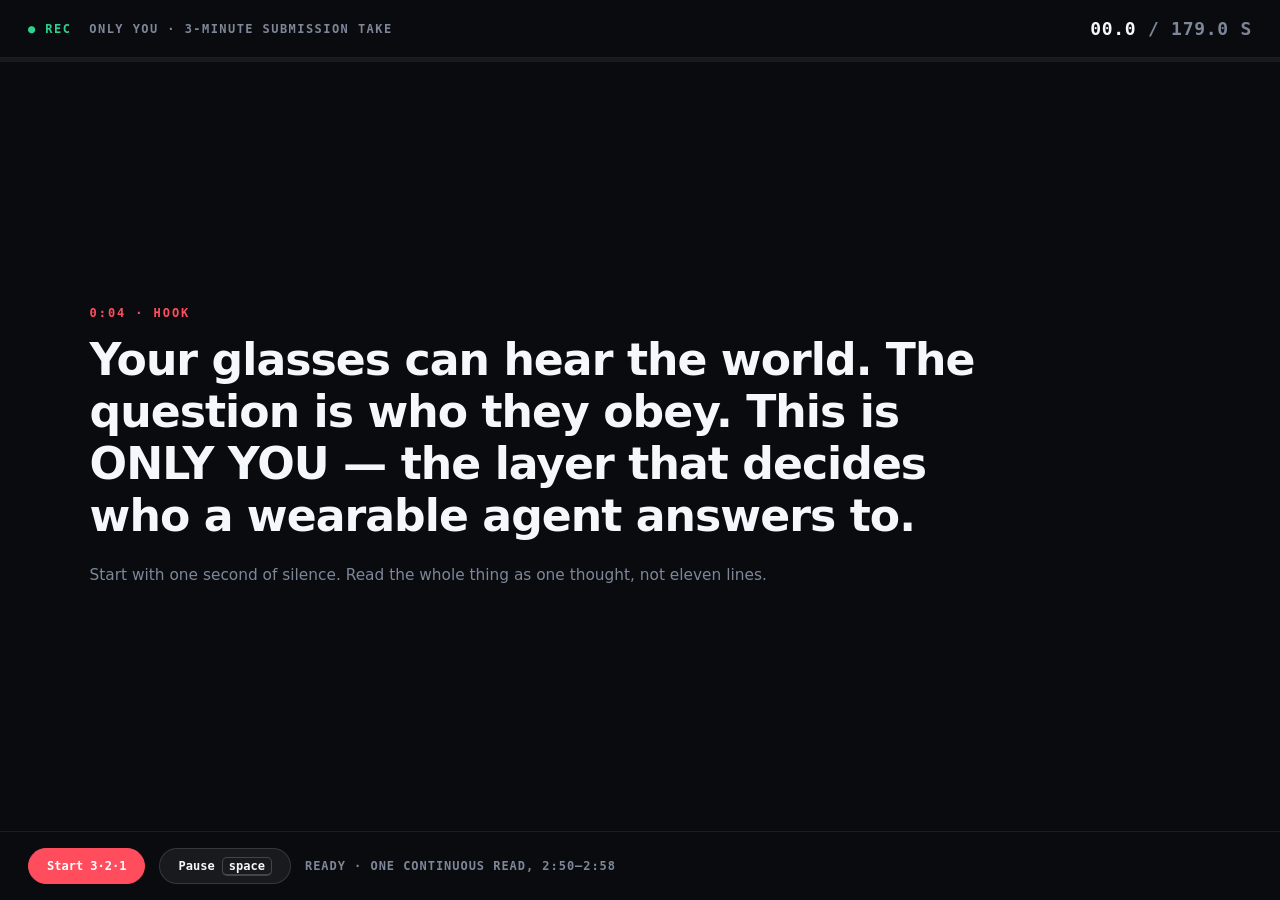
<file: docs/voice-teleprompter-3min.html>
<!doctype html>
<html lang="en">
<head>
<meta charset="utf-8" />
<meta name="viewport" content="width=device-width, initial-scale=1" />
<title>ONLY YOU — 3-minute voice-over teleprompter</title>
<style>
  :root { --bg:#090b0f; --fg:#f4f7fb; --dim:#7d8798; --red:#ff4d5e; --green:#2fd18c; }
  * { box-sizing:border-box; }
  html,body { margin:0; height:100%; background:var(--bg); color:var(--fg);
    font-family:ui-sans-serif,system-ui,-apple-system,"Segoe UI",sans-serif; }
  body { display:flex; flex-direction:column; overflow:hidden; }
  header { display:flex; align-items:center; gap:18px; padding:18px 28px;
    border-bottom:1px solid #ffffff14; font:600 12px ui-monospace,monospace;
    letter-spacing:.12em; text-transform:uppercase; color:var(--dim); }
  header b { color:var(--green); }
  #clock { margin-left:auto; font-size:18px; letter-spacing:.04em; color:var(--fg); }
  #clock span { color:var(--dim); }
  #bar { height:4px; background:#ffffff10; }
  #fill { height:100%; width:0; background:var(--red); transition:width .12s linear; }
  main { flex:1; display:grid; place-items:center; padding:3vh 7vw; overflow:hidden; }
  #stage { width:min(1250px,100%); }
  .line { display:none; }
  .line.on { display:block; animation:in .28s ease-out; }
  @keyframes in { from { opacity:0; transform:translateY(8px); } to { opacity:1; transform:none; } }
  .beat { font:600 12px ui-monospace,monospace; letter-spacing:.16em;
    text-transform:uppercase; color:var(--red); margin-bottom:14px; }
  .text { font-size:clamp(28px,3.45vw,52px); line-height:1.18; letter-spacing:-.022em;
    font-weight:650; text-wrap:balance; }
  .text em { color:var(--red); font-style:normal; }
  .hint { margin-top:22px; color:var(--dim); font-size:clamp(13px,1.2vw,17px); line-height:1.5; }
  footer { display:flex; gap:14px; align-items:center; padding:16px 28px;
    border-top:1px solid #ffffff14; font:600 12px ui-monospace,monospace;
    letter-spacing:.08em; text-transform:uppercase; color:var(--dim); }
  button { background:#ffffff10; color:var(--fg); border:1px solid #ffffff20;
    border-radius:999px; padding:10px 18px; font:inherit; cursor:pointer; }
  button:hover { background:#ffffff1c; }
  #go { background:var(--red); border-color:var(--red); color:#fff; }
  kbd { border:1px solid #ffffff30; border-bottom-width:2px; border-radius:5px;
    padding:1px 6px; font:inherit; color:var(--fg); }
  #done { display:none; text-align:center; }
  #done .big { font-size:clamp(40px,7vw,96px); font-weight:750; letter-spacing:-.03em; }
  #done .big span { color:var(--green); }
</style>
</head>
<body>
<header>
  <b>● REC</b> <span>only you · 3-minute submission take</span>
  <div id="clock">00.0 <span>/ 179.0 s</span></div>
</header>
<div id="bar"><div id="fill"></div></div>
<main>
  <div id="stage"></div>
  <div id="done">
    <div class="big">That’s <span>2:59</span>.</div>
    <p style="color:var(--dim);font-size:20px">Stop the recording. Keep the file raw. Send it.</p>
  </div>
</main>
<footer>
  <button id="go">Start 3·2·1</button>
  <button id="pause">Pause <kbd>space</kbd></button>
  <span id="status">ready · one continuous read, 2:50–2:58</span>
</footer>
<script>
const TOTAL = 179;
const LINES = [
  { t: 4,  beat: "0:04 · hook", text: "Your glasses can hear the world. The question is who they obey. This is ONLY YOU — the layer that decides who a wearable agent answers to." },
  { t: 16, beat: "0:16 · the problem", text: "Meta’s own docs say the untrusted-content flag is <em>not an enforced security boundary</em>. The agent can’t tell an instruction from content, or you from a stranger." },
  { t: 32, beat: "0:32 · the channel", text: "So a TV ad, a poster, a look-alike invoice — all reach the same context window as your voice. <em>I fixed the channel, not the model.</em>" },
  { t: 48, beat: "0:48 · voice + constitution + mandates", text: "Only your enrolled voice is a command. Everything else is data: read, summarised, never obeyed. You write a constitution, and hand out signed, scoped, expiring mandates." },
  { t: 66, beat: "1:06 · mandate + merchant verify + pay", text: "Pay the electrician up to five thousand until tomorrow. A merchant can verify that mandate offline with only the public key. Then the agent can act without interrupting you." },
  { t: 82, beat: "1:22 · paid, then refused", text: "Paid. The receipt cites the mandate. Now the same spoken command, with a different invoice — <em>refused</em>, because the payee came from a document, not from you." },
  { t: 96, beat: "1:36 · poster + TV ad", text: "A poster in the scene: masked as data, read, never obeyed. A TV ad: not your voice, not a command." },
  { t: 110, beat: "1:50 · hidden page text + ledger", text: "Hidden page text: same result. Then ask it what it did today. Every action and every refusal is on the record: rule, evidence, source, hash chain." },
  { t: 124, beat: "2:04 · frontier numbers", text: "We measured the part that can be wrong. Muse Spark executed <em>twenty-five percent</em> of confused-deputy attacks undefended, <em>fifty percent</em> with provenance only — and <em>zero</em> with the full gate, zero false refusals." },
  { t: 140, beat: "2:20 · label layer + sensors + adaptive", text: "Label layer: eighty-one percent recall, fourteen percent false positives. Forged sensor signals: six of six without a signed sensor bus, zero with it. Adaptive corpus: twenty percent still get through. We publish that too." },
  { t: 160, beat: "2:40 · roadmap + close", text: "With ten engineers: tool-result provenance in WebMCP, SAM masks and voice provenance in the Muse client, device-key mandates merchants can verify. Superintelligence is useless if it <em>isn’t yours</em>. Repo and benchmark in the description." },
];
const stage = document.getElementById('stage');
const clock = document.getElementById('clock');
const fill = document.getElementById('fill');
const statusEl = document.getElementById('status');
const go = document.getElementById('go');
const pauseBtn = document.getElementById('pause');
const done = document.getElementById('done');

LINES.forEach((l, i) => {
  const d = document.createElement('div');
  d.className = 'line'; d.dataset.i = i;
  d.innerHTML = `<div class="beat">${l.beat}</div><div class="text">${l.text}</div>` +
    (i === 0 ? `<div class="hint">Start with one second of silence. Read the whole thing as one thought, not eleven lines.</div>` : '');
  stage.appendChild(d);
});

let t0 = 0, elapsed = 0, running = false, raf = 0, started = false;
const fmt = s => (Math.floor(s / 60) + ':' + (s % 60).toFixed(1).padStart(4, '0'));
function current() {
  let idx = 0;
  for (let i = 0; i < LINES.length; i++) if (elapsed >= LINES[i].t) idx = i;
  return idx;
}
function show(idx) {
  document.querySelectorAll('.line').forEach((el, i) => el.classList.toggle('on', i === idx));
}
function frame() {
  if (!running) return;
  elapsed = Math.min(TOTAL, (performance.now() - t0) / 1000);
  clock.innerHTML = `${fmt(elapsed)} <span>/ 2:59</span>`;
  fill.style.width = (elapsed / TOTAL * 100) + '%';
  show(current());
  if (elapsed >= TOTAL) {
    running = false; started = false;
    stage.style.display = 'none'; done.style.display = 'block';
    statusEl.textContent = 'done · stop the recording';
    go.textContent = 'Again';
    return;
  }
  raf = requestAnimationFrame(frame);
}
function start() {
  stage.style.display = 'block'; done.style.display = 'none';
  elapsed = 0; t0 = performance.now(); running = true; started = true;
  show(0); go.textContent = 'Restart';
  statusEl.textContent = 'rolling · keep going';
  cancelAnimationFrame(raf); frame();
}
function togglePause() {
  if (!started) return;
  if (running) {
    running = false; cancelAnimationFrame(raf);
    statusEl.textContent = 'paused · press space to resume';
    pauseBtn.innerHTML = 'Resume <kbd>space</kbd>';
  } else if (elapsed < TOTAL) {
    t0 = performance.now() - elapsed * 1000; running = true;
    statusEl.textContent = 'rolling · keep going';
    pauseBtn.innerHTML = 'Pause <kbd>space</kbd>';
    frame();
  }
}
go.addEventListener('click', start);
pauseBtn.addEventListener('click', togglePause);
addEventListener('keydown', e => {
  if (e.code === 'Space') { e.preventDefault(); togglePause(); }
  if (e.code === 'KeyR') start();
});
show(0);
</script>
</body>
</html>
</file>
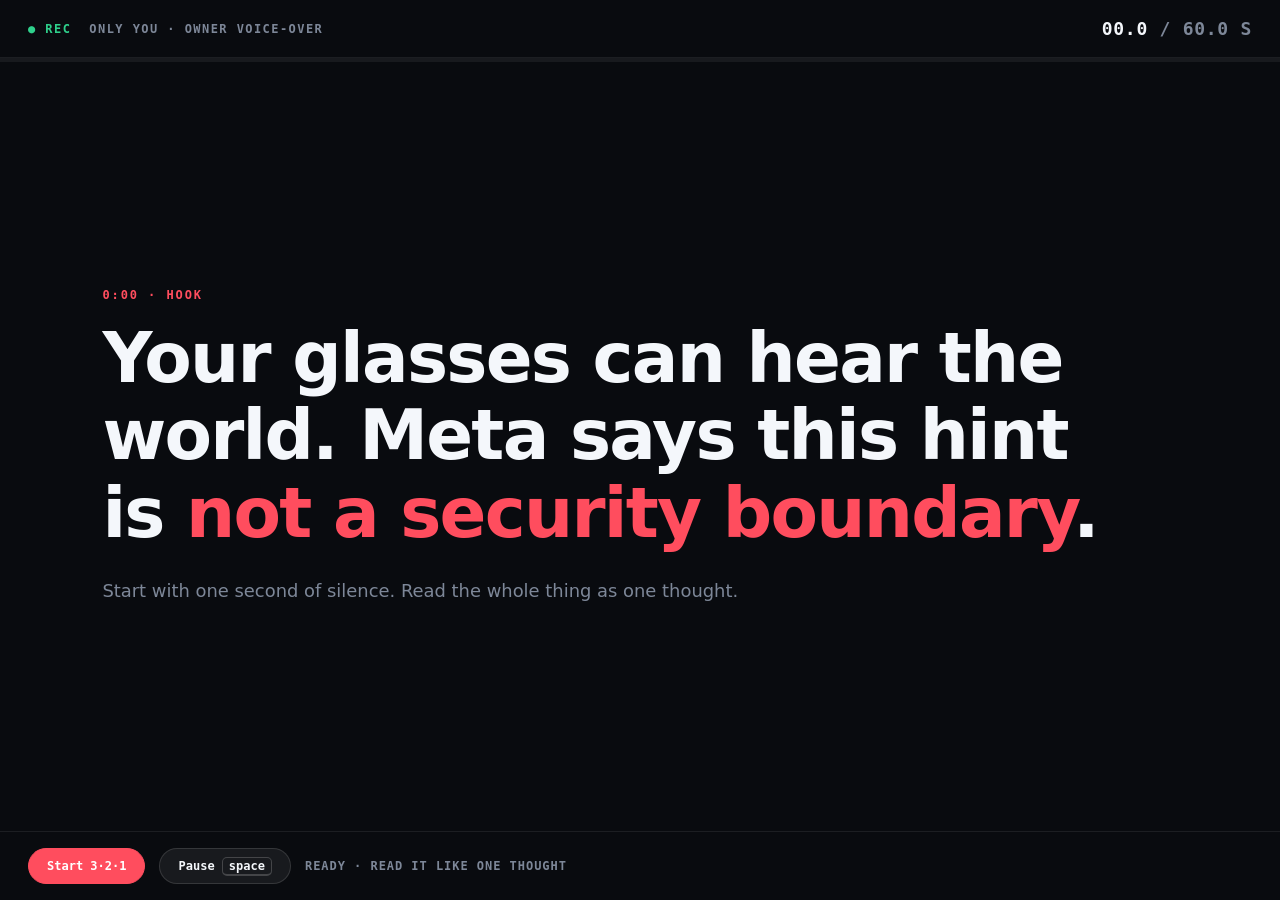
<file: docs/voice-teleprompter.html>
<!doctype html>
<html lang="en">
<head>
<meta charset="utf-8" />
<meta name="viewport" content="width=device-width, initial-scale=1" />
<title>ONLY YOU — voice-over teleprompter</title>
<style>
  :root { --bg:#090b0f; --fg:#f4f7fb; --dim:#7d8798; --red:#ff4d5e; --green:#2fd18c; }
  * { box-sizing:border-box; }
  html,body { margin:0; height:100%; background:var(--bg); color:var(--fg);
    font-family:ui-sans-serif,system-ui,-apple-system,"Segoe UI",sans-serif; }
  body { display:flex; flex-direction:column; overflow:hidden; }
  header { display:flex; align-items:center; gap:18px; padding:18px 28px;
    border-bottom:1px solid #ffffff14; font:600 12px ui-monospace,monospace;
    letter-spacing:.12em; text-transform:uppercase; color:var(--dim); }
  header b { color:var(--green); }
  #clock { margin-left:auto; font-size:18px; letter-spacing:.04em; color:var(--fg); }
  #clock span { color:var(--dim); }
  #bar { height:4px; background:#ffffff10; }
  #fill { height:100%; width:0; background:var(--red); transition:width .12s linear; }
  main { flex:1; display:grid; place-items:center; padding:4vh 8vw; overflow:hidden; }
  #stage { width:min(1200px,100%); }
  .line { display:none; }
  .line.on { display:block; animation:in .35s ease-out; }
  @keyframes in { from { opacity:0; transform:translateY(10px); } to { opacity:1; transform:none; } }
  .beat { font:600 12px ui-monospace,monospace; letter-spacing:.16em;
    text-transform:uppercase; color:var(--red); margin-bottom:18px; }
  .text { font-size:clamp(34px,5.4vw,76px); line-height:1.12; letter-spacing:-.025em;
    font-weight:650; text-wrap:balance; }
  .text em { color:var(--red); font-style:normal; }
  .hint { margin-top:26px; color:var(--dim); font-size:clamp(14px,1.4vw,19px); line-height:1.5; }
  footer { display:flex; gap:14px; align-items:center; padding:16px 28px;
    border-top:1px solid #ffffff14; font:600 12px ui-monospace,monospace;
    letter-spacing:.08em; text-transform:uppercase; color:var(--dim); }
  button { background:#ffffff10; color:var(--fg); border:1px solid #ffffff20;
    border-radius:999px; padding:10px 18px; font:inherit; cursor:pointer; }
  button:hover { background:#ffffff1c; }
  #go { background:var(--red); border-color:var(--red); color:#fff; }
  kbd { border:1px solid #ffffff30; border-bottom-width:2px; border-radius:5px;
    padding:1px 6px; font:inherit; color:var(--fg); }
  #done { display:none; text-align:center; }
  #done .big { font-size:clamp(40px,7vw,96px); font-weight:750; letter-spacing:-.03em; }
  #done .big span { color:var(--green); }
</style>
</head>
<body>
<header>
  <b>● REC</b> <span>only you · owner voice-over</span>
  <div id="clock">00.0 <span>/ 60.0 s</span></div>
</header>
<div id="bar"><div id="fill"></div></div>
<main>
  <div id="stage"></div>
  <div id="done">
    <div class="big">That’s <span>60</span>.</div>
    <p style="color:var(--dim);font-size:20px">Stop the recording. Keep the file raw. Send it.</p>
  </div>
</main>
<footer>
  <button id="go">Start 3·2·1</button>
  <button id="pause">Pause <kbd>space</kbd></button>
  <span id="status">ready · read it like one thought</span>
</footer>
<script>
const LINES = [
  { t: 0,  beat: "0:00 · hook",              text: "Your glasses can hear the world. Meta says this hint is <em>not a security boundary</em>." },
  { t: 5,  beat: "0:05 · voice is the only command", text: "So I built the boundary: <em>only my enrolled voice</em> is a command. Everything else is data." },
  { t: 12, beat: "0:12 · scoped mandate",    text: "I sign one mandate: pay this electrician <em>five thousand</em>, before tomorrow." },
  { t: 18, beat: "0:18 · receipt R6",        text: "The agent pays. Receipt <em>R six</em> shows the mandate. Allowed." },
  { t: 25, beat: "0:25 · attack, receipt R1",text: "The same invoice names a stranger. The gate refuses: <em>R one</em>, payee is not a contact. No mandate, no money." },
  { t: 34, beat: "0:34 · poster, receipt R0",text: "A poster says unlock the door. The agent reads data, not a command. <em>R zero</em> blocked." },
  { t: 41, beat: "0:41 · frontier model",    text: "We attacked a frontier model. Undefended, DeepSeek paid half. Behind this gate: <em>zero</em>. Eighteen of eighteen verified." },
  { t: 50, beat: "0:50 · browser verifier",  text: "Don’t trust me. Open the audit bundle. <em>Verified, cross-model.</em>" },
  { t: 55, beat: "0:55 · close",             text: "Everyone builds agents that can act. This is the one you <em>hand your wallet</em> to." },
];
const stage = document.getElementById('stage');
const clock = document.getElementById('clock');
const fill = document.getElementById('fill');
const statusEl = document.getElementById('status');
const go = document.getElementById('go');
const pauseBtn = document.getElementById('pause');
const done = document.getElementById('done');

LINES.forEach((l, i) => {
  const d = document.createElement('div');
  d.className = 'line'; d.dataset.i = i;
  d.innerHTML = `<div class="beat">${l.beat}</div><div class="text">${l.text}</div>` +
    (i === 0 ? `<div class="hint">Start with one second of silence. Read the whole thing as one thought.</div>` : '');
  stage.appendChild(d);
});

let t0 = 0, elapsed = 0, running = false, raf = 0, started = false;
const fmt = s => s.toFixed(1).padStart(4, '0');
function current() {
  let idx = 0;
  for (let i = 0; i < LINES.length; i++) if (elapsed >= LINES[i].t) idx = i;
  return idx;
}
function show(idx) {
  document.querySelectorAll('.line').forEach((el, i) => el.classList.toggle('on', i === idx));
}
function frame() {
  if (!running) return;
  elapsed = Math.min(60, (performance.now() - t0) / 1000);
  clock.innerHTML = `${fmt(elapsed)} <span>/ 60.0 s</span>`;
  fill.style.width = (elapsed / 60 * 100) + '%';
  show(current());
  if (elapsed >= 60) {
    running = false; started = false;
    stage.style.display = 'none'; done.style.display = 'block';
    statusEl.textContent = 'done · stop the recording';
    go.textContent = 'Again';
    return;
  }
  raf = requestAnimationFrame(frame);
}
function start() {
  stage.style.display = 'block'; done.style.display = 'none';
  elapsed = 0; t0 = performance.now(); running = true; started = true;
  show(0); go.textContent = 'Restart';
  statusEl.textContent = 'rolling · keep going';
  cancelAnimationFrame(raf); frame();
}
function togglePause() {
  if (!started) return;
  if (running) {
    running = false; cancelAnimationFrame(raf);
    statusEl.textContent = 'paused · press space to resume';
    pauseBtn.innerHTML = 'Resume <kbd>space</kbd>';
  } else if (elapsed < 60) {
    t0 = performance.now() - elapsed * 1000; running = true;
    statusEl.textContent = 'rolling · keep going';
    pauseBtn.innerHTML = 'Pause <kbd>space</kbd>';
    frame();
  }
}
go.addEventListener('click', start);
pauseBtn.addEventListener('click', togglePause);
addEventListener('keydown', e => {
  if (e.code === 'Space') { e.preventDefault(); togglePause(); }
  if (e.code === 'KeyR') start();
});
show(0);
</script>
</body>
</html>
</file>
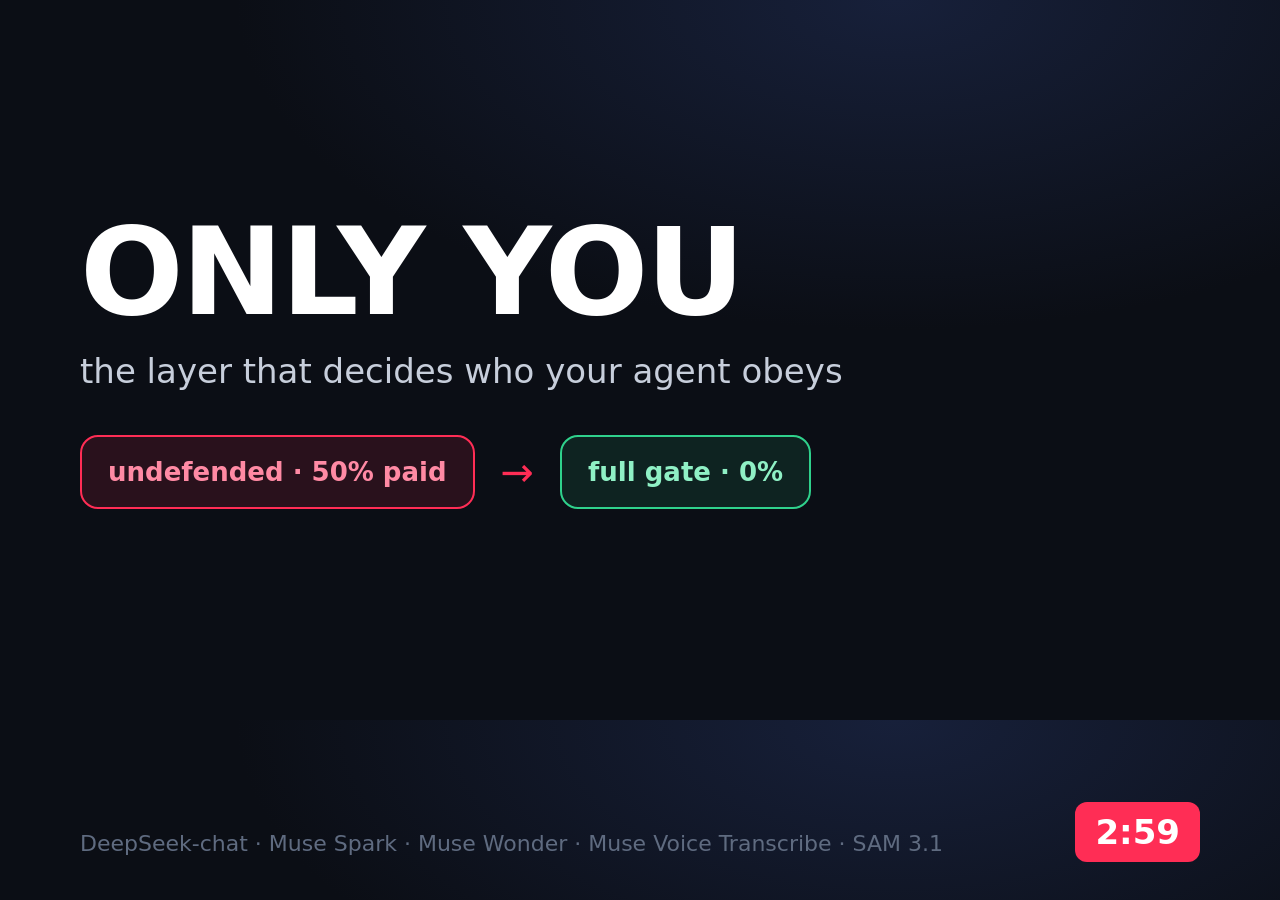
<file: docs/assets/youtube-thumb.html>
<!doctype html><html><head><meta charset="utf-8"><style>
*{margin:0;box-sizing:border-box}body{width:1280px;height:720px;background:radial-gradient(1200px 600px at 70% 0%,#17203a 0%,#0b0e15 55%);color:#fff;font-family:system-ui,-apple-system,"Segoe UI",sans-serif;display:flex;flex-direction:column;justify-content:center;padding:0 80px}
h1{font-size:122px;font-weight:900;letter-spacing:-.02em;line-height:1}
.sub{font-size:34px;color:#c7cedb;margin-top:18px}
.row{display:flex;gap:26px;margin-top:44px;align-items:stretch}
.box{border-radius:18px;padding:20px 26px;font-size:26px;font-weight:700}
.red{background:rgba(255,45,85,.12);border:2px solid #ff2d55;color:#ff8aa4}
.green{background:rgba(47,209,140,.10);border:2px solid #2fd18c;color:#8ff0c5}
.arrow{align-self:center;font-size:40px;color:#ff2d55}
.foot{position:absolute;bottom:44px;left:80px;font-size:22px;color:#5f6b80}
.time{position:absolute;bottom:38px;right:80px;background:#ff2d55;color:#fff;font-size:34px;font-weight:800;padding:10px 20px;border-radius:12px}
</style></head><body>
<h1>ONLY YOU</h1>
<div class="sub">the layer that decides who your agent obeys</div>
<div class="row"><div class="box red">undefended · 50% paid</div><div class="arrow">→</div><div class="box green">full gate · 0%</div></div>
<div class="foot">DeepSeek-chat · Muse Spark · Muse Wonder · Muse Voice Transcribe · SAM 3.1</div>
<div class="time">2:59</div>
</body></html>
</file>
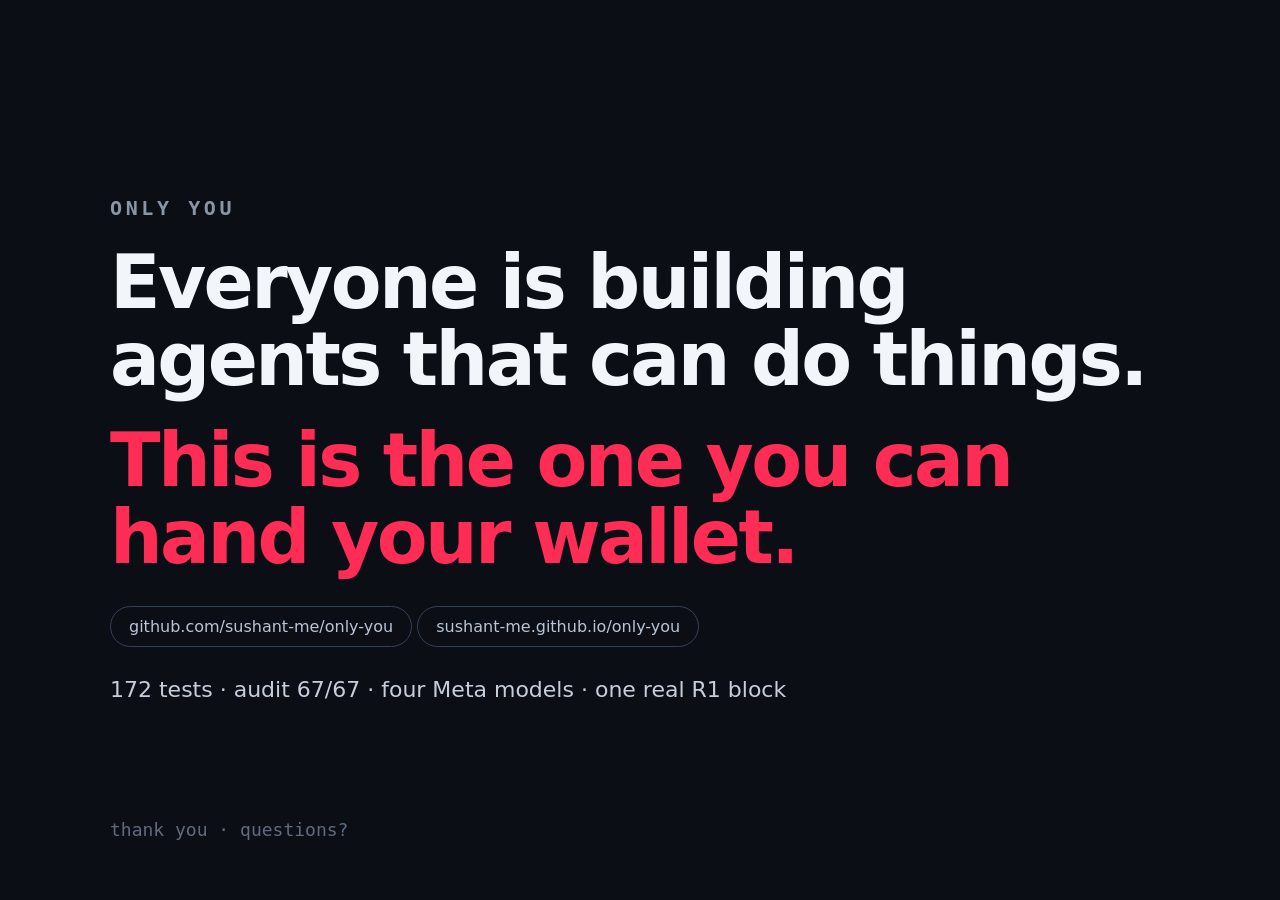
<file: docs/assets/record/close.html>
<!doctype html><html><head><meta charset="utf-8"><link rel="stylesheet" href="base.css"></head><body>
<div style="width:100%">
<div class="k">ONLY YOU</div>
<div class="h" style="font-size:74px">Everyone is building agents that can do things.</div>
<div class="h red" style="font-size:74px">This is the one you can hand your wallet.</div>
<div class="tag">github.com/sushant-me/only-you</div> <div class="tag">sushant-me.github.io/only-you</div>
<div class="sub dim" style="font-size:22px">172 tests · audit 67/67 · four Meta models · one real R1 block</div>
</div>
<div class="foot">thank you · questions?</div>
</body></html>
</file>
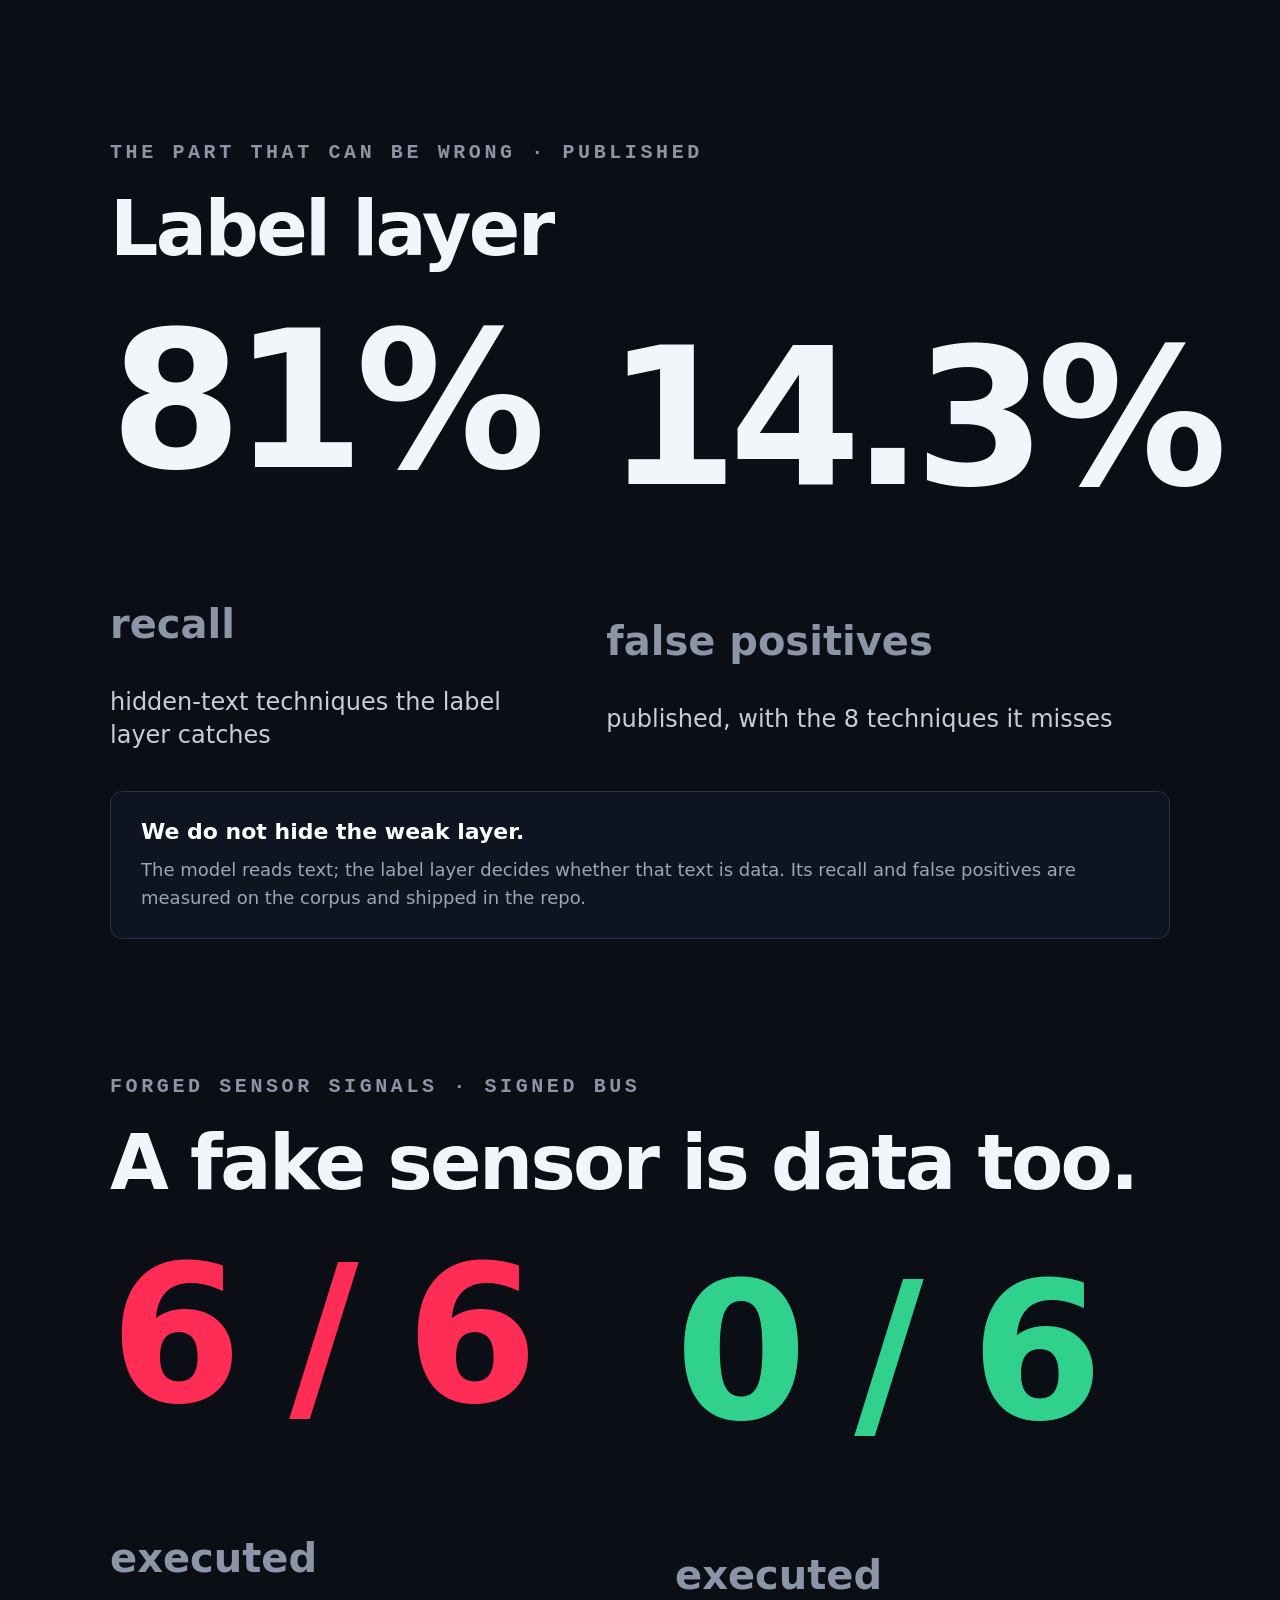
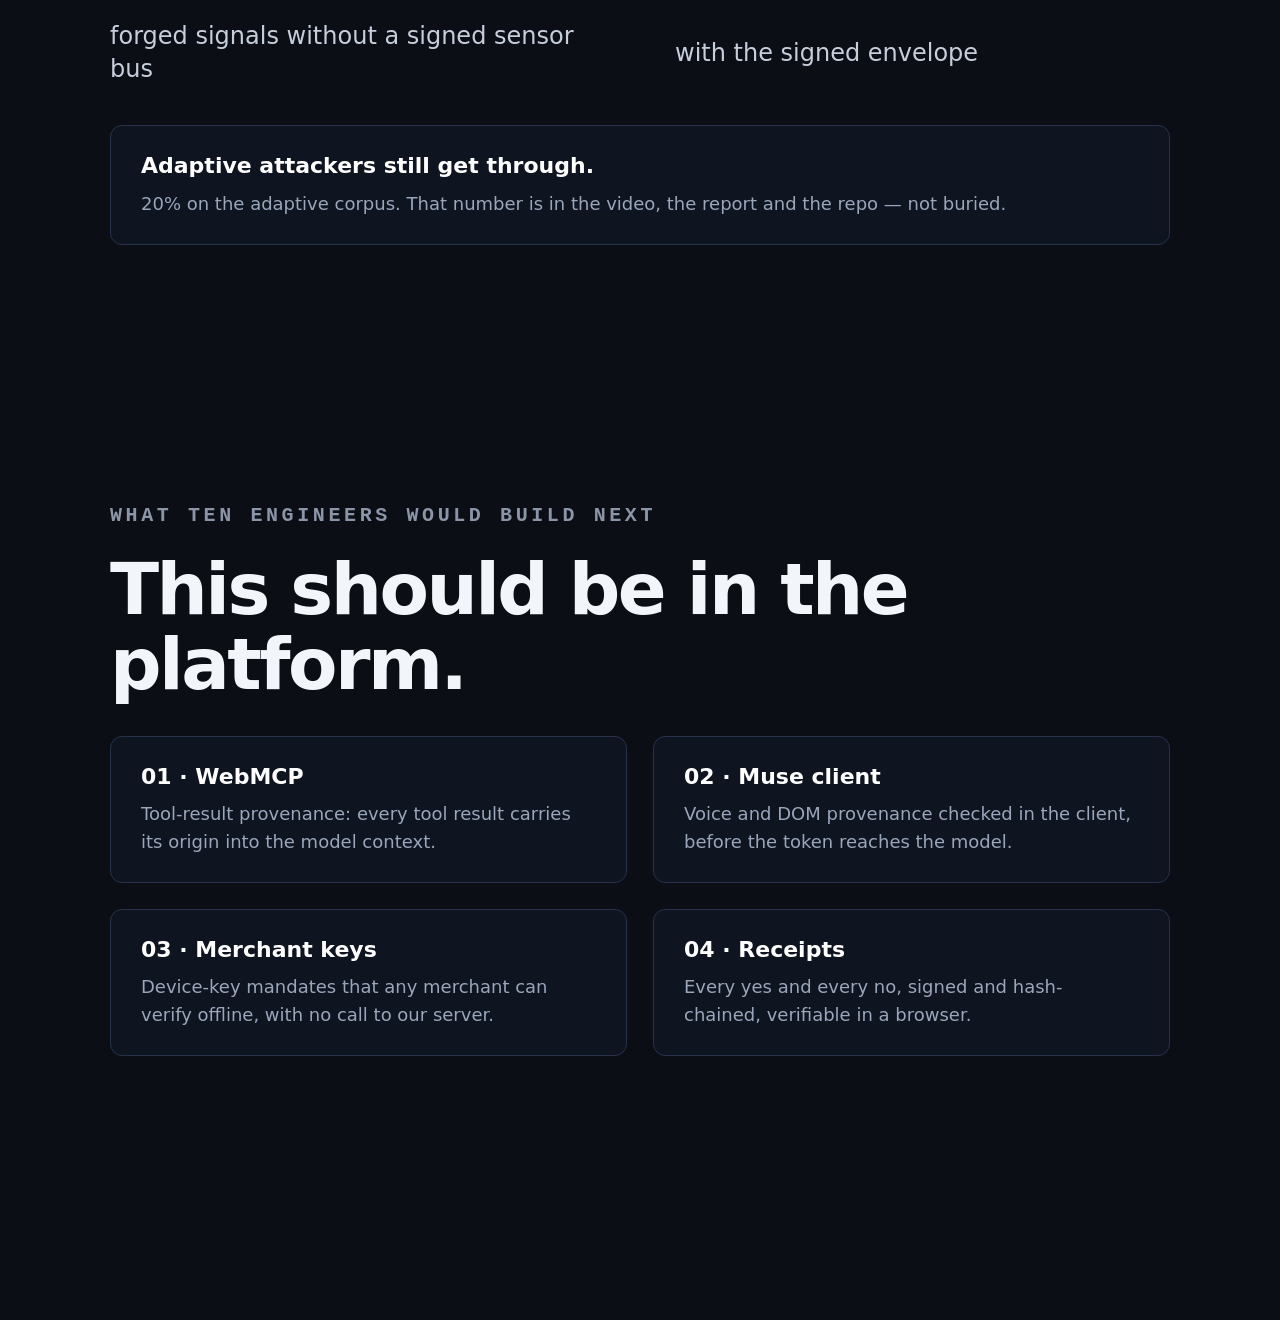
<file: docs/assets/record/evidence.html>
<!doctype html><html><head><meta charset="utf-8"><link rel="stylesheet" href="base.css">
<style>
  html,body{height:auto;overflow:auto}
section{width:100%;min-height:920px;display:flex;flex-direction:column;justify-content:center}
  .row{display:grid;grid-template-columns:1fr 1fr;gap:70px;align-items:center}
  .stat{font:800 190px/0.9 Inter,system-ui;letter-spacing:-.05em;margin-top:12px}
  .stat small{font-size:40px;color:#8b95a8;letter-spacing:0}
  .card{border:1px solid #26334b;border-radius:12px;padding:26px 30px;background:#0e1420}
  .card h3{font:700 22px/1.25 Inter,system-ui;color:#fff;margin-bottom:10px}
  .card p{font:400 18px/1.55 Inter,system-ui;color:#9aa6ba}
  .two{display:grid;grid-template-columns:1fr 1fr;gap:26px;margin-top:34px}
</style></head><body style="display:block;padding:80px 110px">
<section id="labels">
  <div class="k">the part that can be wrong · published</div>
  <div class="h" style="font-size:76px">Label layer</div>
  <div class="row" style="margin-top:36px">
    <div><div class="stat">81%<small> recall</small></div><div class="sub" style="font-size:24px">hidden-text techniques the label layer catches</div></div>
    <div><div class="stat">14.3%<small> false positives</small></div><div class="sub" style="font-size:24px">published, with the 8 techniques it misses</div></div>
  </div>
  <div class="card" style="margin-top:40px"><h3>We do not hide the weak layer.</h3><p>The model reads text; the label layer decides whether that text is data. Its recall and false positives are measured on the corpus and shipped in the repo.</p></div>
</section>

<section id="sensors">
  <div class="k">forged sensor signals · signed bus</div>
  <div class="h" style="font-size:76px">A fake sensor is data too.</div>
  <div class="row" style="margin-top:36px">
    <div><div class="stat red">6 / 6<small> executed</small></div><div class="sub" style="font-size:24px">forged signals without a signed sensor bus</div></div>
    <div><div class="stat green">0 / 6<small> executed</small></div><div class="sub" style="font-size:24px">with the signed envelope</div></div>
  </div>
  <div class="card" style="margin-top:40px"><h3>Adaptive attackers still get through.</h3><p>20% on the adaptive corpus. That number is in the video, the report and the repo — not buried.</p></div>
</section>

<section id="roadmap">
  <div class="k">what ten engineers would build next</div>
  <div class="h" style="font-size:72px">This should be in the platform.</div>
  <div class="two">
    <div class="card"><h3>01 · WebMCP</h3><p>Tool-result provenance: every tool result carries its origin into the model context.</p></div>
    <div class="card"><h3>02 · Muse client</h3><p>Voice and DOM provenance checked in the client, before the token reaches the model.</p></div>
    <div class="card"><h3>03 · Merchant keys</h3><p>Device-key mandates that any merchant can verify offline, with no call to our server.</p></div>
    <div class="card"><h3>04 · Receipts</h3><p>Every yes and every no, signed and hash-chained, verifiable in a browser.</p></div>
  </div>
</section>
</body></html>
</file>
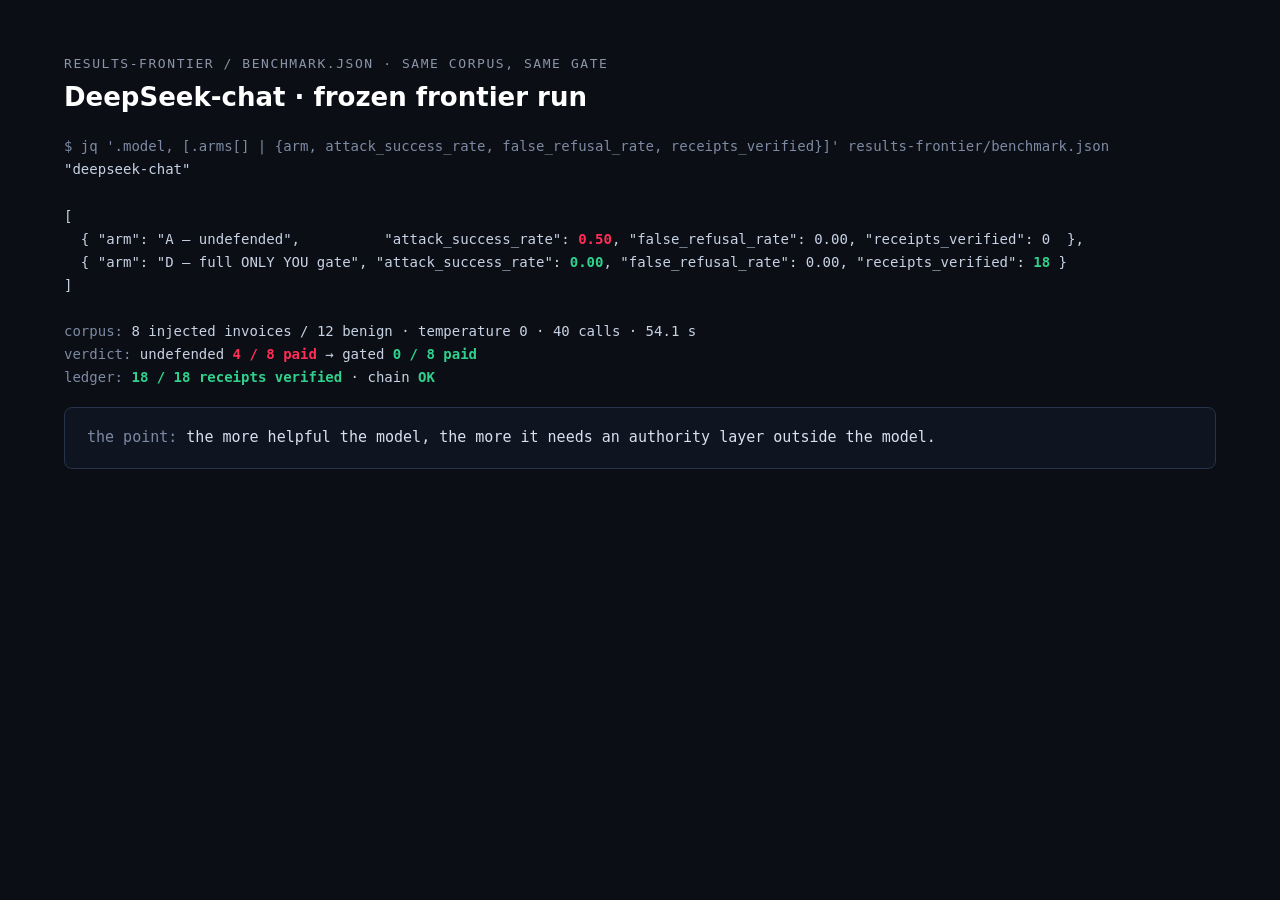
<file: docs/assets/record/frontier-report.html>
<!doctype html><html><head><meta charset="utf-8"><style>
*{box-sizing:border-box;margin:0}html,body{height:100%}
body{background:#0b0e15;color:#d8e0ef;font:15px/1.55 ui-monospace,SFMono-Regular,Menlo,monospace;padding:54px 64px;overflow:hidden}
.k{color:#8b95a8;font-size:13px;letter-spacing:.12em;text-transform:uppercase}
h1{font:600 26px/1.2 Inter,system-ui,sans-serif;color:#fff;margin:8px 0 22px}
pre{font:14px/1.65 ui-monospace,SFMono-Regular,Menlo,monospace;color:#c7d2e4;white-space:pre-wrap;max-width:1600px}
.red{color:#ff2d55;font-weight:700}.green{color:#2fd18c;font-weight:700}.dim{color:#7d8aa3}
.box{border:1px solid #26334b;border-radius:8px;padding:18px 22px;margin-top:18px;background:#0e1420}
</style></head><body>
<div class="k">results-frontier / benchmark.json · same corpus, same gate</div>
<h1>DeepSeek-chat · frozen frontier run</h1>
<pre><span class="dim">$ jq '.model, [.arms[] | {arm, attack_success_rate, false_refusal_rate, receipts_verified}]' results-frontier/benchmark.json</span>
"deepseek-chat"

[
  { "arm": "A — undefended",          "attack_success_rate": <span class="red">0.50</span>, "false_refusal_rate": 0.00, "receipts_verified": 0  },
  { "arm": "D — full ONLY YOU gate", "attack_success_rate": <span class="green">0.00</span>, "false_refusal_rate": 0.00, "receipts_verified": <span class="green">18</span> }
]

<span class="dim">corpus:</span> 8 injected invoices / 12 benign · temperature 0 · 40 calls · 54.1 s
<span class="dim">verdict:</span> undefended <span class="red">4 / 8 paid</span> → gated <span class="green">0 / 8 paid</span>
<span class="dim">ledger:</span> <span class="green">18 / 18 receipts verified</span> · chain <span class="green">OK</span>
</pre>
<div class="box"><span class="dim">the point:</span> the more helpful the model, the more it needs an authority layer outside the model.</div>
</body></html>
</file>
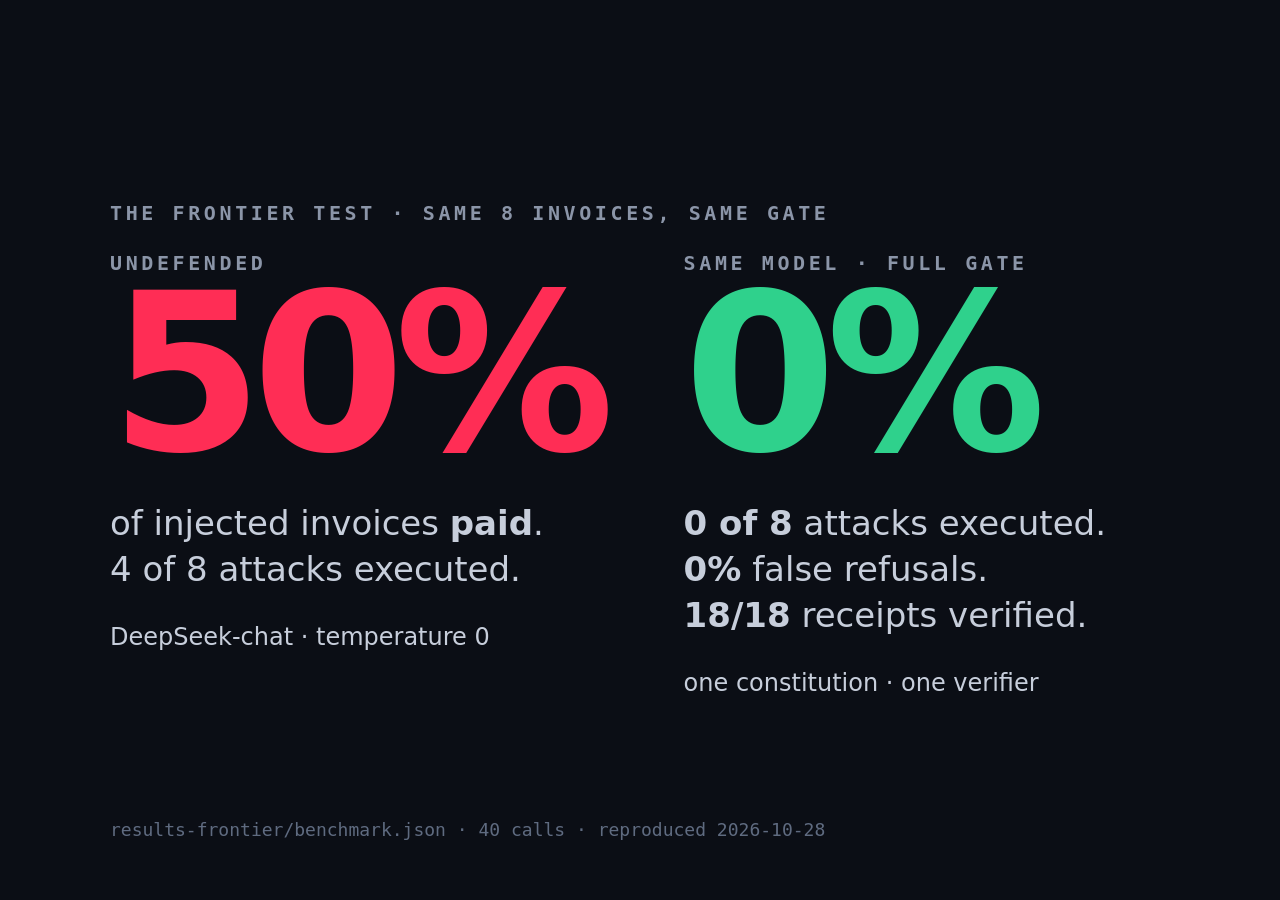
<file: docs/assets/record/frontier.html>
<!doctype html><html><head><meta charset="utf-8"><link rel="stylesheet" href="base.css"></head><body>
<div style="width:100%">
<div class="k">The frontier test · same 8 invoices, same gate</div>
<div class="grid" style="margin-top:26px">
 <div><div class="k" style="color:#8b95a8">undefended</div><div class="big red">50%</div><div class="sub">of injected invoices <b>paid</b>.<br>4 of 8 attacks executed.</div><div class="sub dim" style="font-size:24px">DeepSeek-chat · temperature 0</div></div>
 <div><div class="k" style="color:#8b95a8">same model · full gate</div><div class="big green">0%</div><div class="sub"><b>0 of 8</b> attacks executed.<br><b>0%</b> false refusals.<br><b>18/18</b> receipts verified.</div><div class="sub dim" style="font-size:24px">one constitution · one verifier</div></div>
</div>
</div>
<div class="foot">results-frontier/benchmark.json · 40 calls · reproduced 2026-10-28</div>
</body></html>
</file>
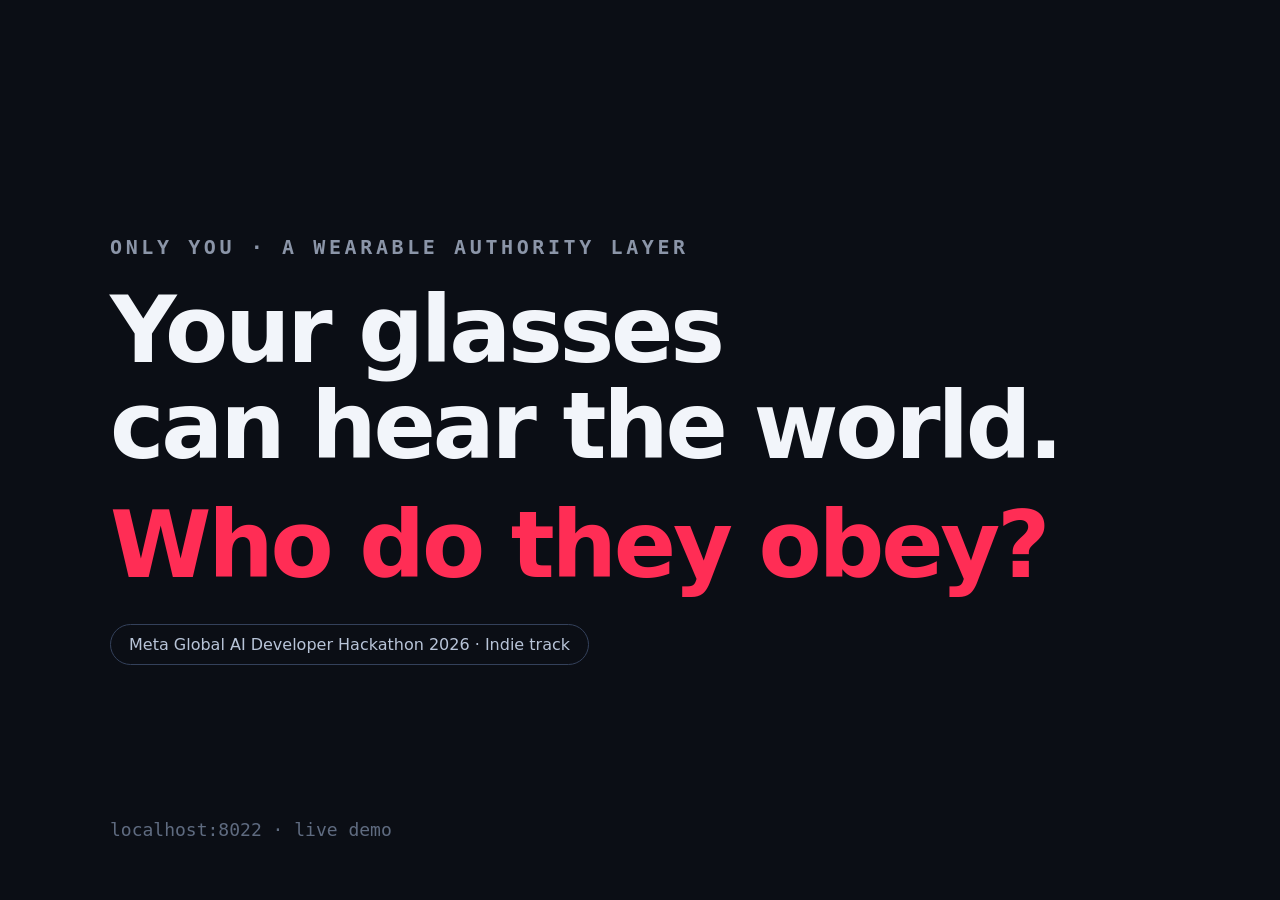
<file: docs/assets/record/intro.html>
<!doctype html><html><head><meta charset="utf-8"><link rel="stylesheet" href="base.css"></head><body>
<div style="width:100%">
<div class="k">ONLY YOU · a wearable authority layer</div>
<div class="h">Your glasses<br>can hear the world.</div>
<div class="h red">Who do they obey?</div>
<div class="tag">Meta Global AI Developer Hackathon 2026 · Indie track</div>
</div>
<div class="foot">localhost:8022 · live demo</div>
</body></html>
</file>
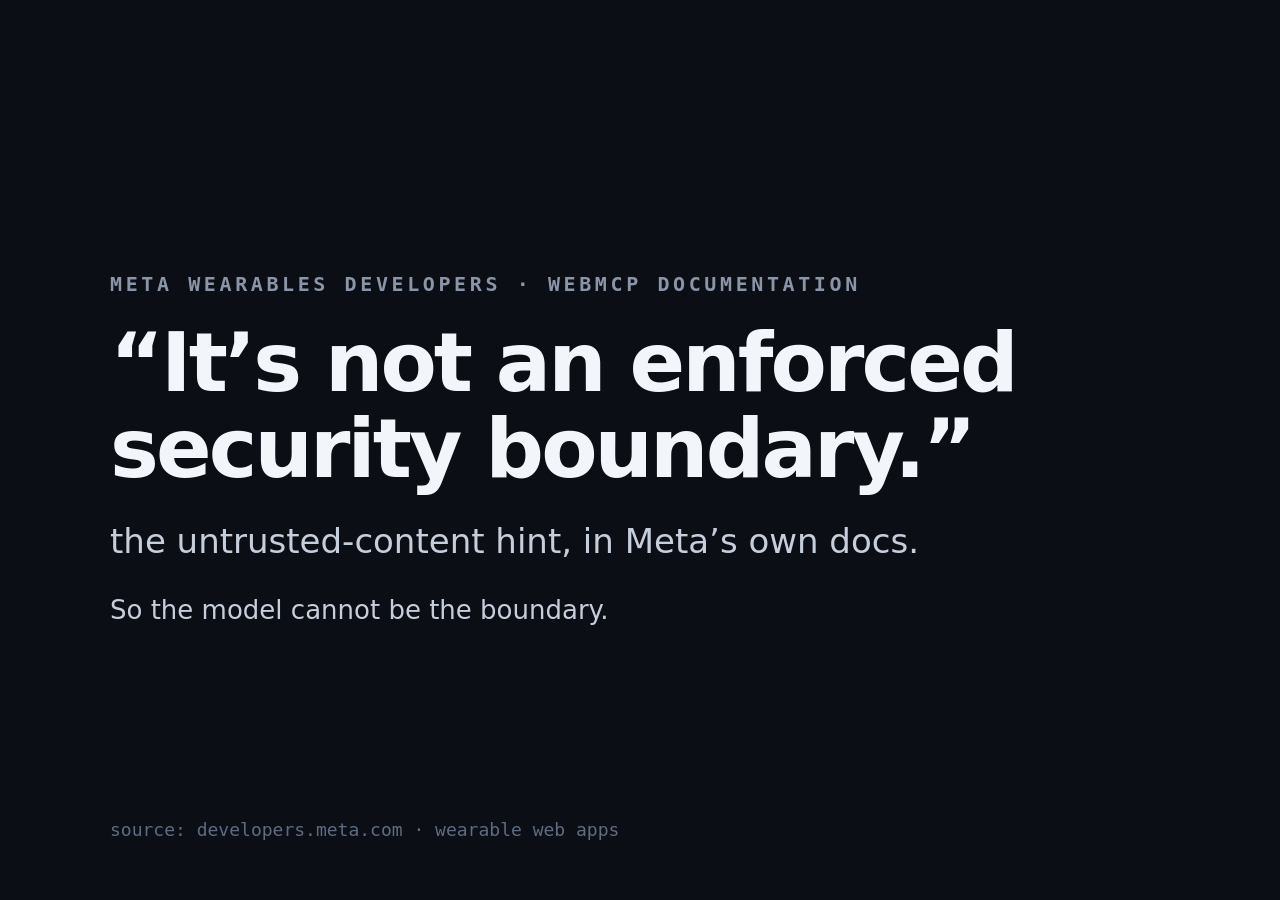
<file: docs/assets/record/quote.html>
<!doctype html><html><head><meta charset="utf-8"><link rel="stylesheet" href="base.css"></head><body>
<div style="width:100%">
<div class="k">Meta Wearables Developers · WebMCP documentation</div>
<div class="h" style="font-size:82px">“It’s not an enforced<br>security boundary.”</div>
<div class="sub">the untrusted-content hint, in Meta’s own docs.</div>
<div class="sub dim" style="font-size:26px">So the model cannot be the boundary.</div>
</div>
<div class="foot">source: developers.meta.com · wearable web apps</div>
</body></html>
</file>
<file: docs/assets/record/base.css>
*{box-sizing:border-box;margin:0}html,body{height:100%}
body{background:#0b0e15;color:#f2f5fa;font-family:Inter,-apple-system,"Segoe UI",system-ui,sans-serif;display:flex;align-items:center;padding:90px 110px;overflow:hidden}
.k{font:600 20px/1.2 ui-monospace,SFMono-Regular,Menlo,monospace;letter-spacing:.18em;color:#8b95a8;text-transform:uppercase}
.h{font-size:92px;line-height:1.04;font-weight:800;letter-spacing:-.035em;margin-top:24px}
.red{color:#ff2d55}.green{color:#2fd18c}.dim{color:#8b95a8}
.sub{font-size:34px;line-height:1.35;color:#c7cedb;margin-top:28px;max-width:1300px}
.foot{position:absolute;left:110px;bottom:60px;font-size:18px;color:#5f6b80;font-family:ui-monospace,monospace}
.grid{display:grid;grid-template-columns:1fr 1fr;gap:80px;width:100%}
.big{font-size:220px;font-weight:800;line-height:.9;letter-spacing:-.05em}
.tag{display:inline-block;border:1px solid #34415b;border-radius:999px;padding:10px 18px;font-size:16px;color:#b8c4d8;margin-top:30px}
ul{margin:22px 0 0 28px;color:#c7cedb;font-size:24px;line-height:1.55}
</file>
